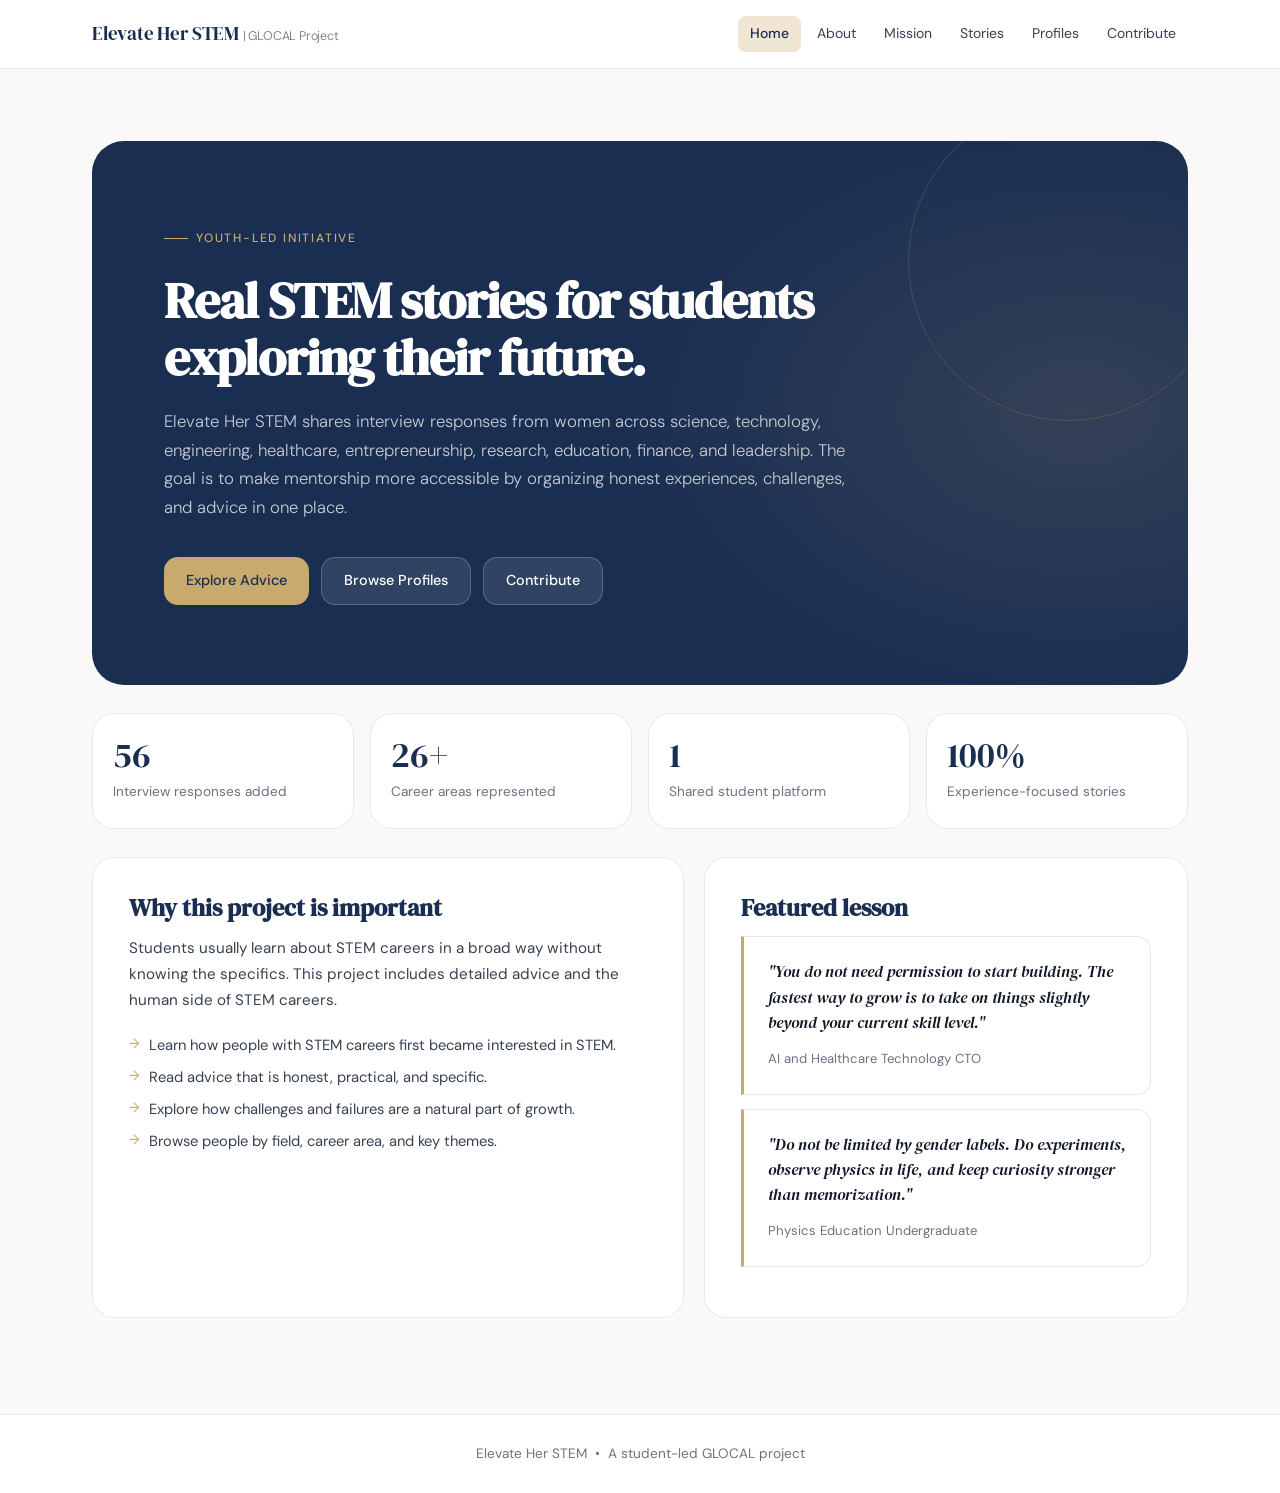
<file: index.html>
<!DOCTYPE html>
<html lang="en">
<head>
  <meta charset="UTF-8" />
  <meta name="viewport" content="width=device-width, initial-scale=1.0" />
  <title>Home | Elevate Her STEM</title>
  <link rel="preconnect" href="https://fonts.googleapis.com">
  <link rel="preconnect" href="https://fonts.gstatic.com" crossorigin>
  <link href="https://fonts.googleapis.com/css2?family=DM+Serif+Display:ital@0;1&family=DM+Sans:ital,opsz,wght@0,9..40,300;0,9..40,400;0,9..40,500;1,9..40,300&display=swap" rel="stylesheet">
  <link rel="stylesheet" href="styles.css" />
</head>
<body>
<header>
  <div class="nav-inner">
    <a class="logo" href="index.html">Elevate Her STEM <em>| GLOCAL Project</em></a>
    <nav>
      <ul>
        <li><a href="index.html" class="active">Home</a></li>
        <li><a href="about.html" class="">About</a></li>
        <li><a href="mission.html" class="">Mission</a></li>
        <li><a href="stories.html" class="">Stories</a></li>
        <li><a href="people.html" class="">Profiles</a></li>
        <li><a href="contribute.html" class="">Contribute</a></li>
      </ul>
    </nav>
  </div>
</header>
<main>

<section class="page">
  <div class="hero">
    <div class="hero-eyebrow">Youth-led initiative</div>
    <h1>Real STEM stories for students exploring their future.</h1>
    <p>Elevate Her STEM shares interview responses from women across science, technology, engineering, healthcare, entrepreneurship, research, education, finance, and leadership. The goal is to make mentorship more accessible by organizing honest experiences, challenges, and advice in one place.</p>
    <div class="hero-actions">
      <a class="btn btn-primary" href="stories.html">Explore Advice</a>
      <a class="btn btn-ghost" href="people.html">Browse Profiles</a>
      <a class="btn btn-ghost" href="contribute.html">Contribute</a>
    </div>
  </div>
  <div class="stats-row">
    <div class="stat-card"><div class="stat-num">56</div><div class="stat-label">Interview responses added</div></div>
    <div class="stat-card"><div class="stat-num">26+</div><div class="stat-label">Career areas represented</div></div>
    <div class="stat-card"><div class="stat-num">1</div><div class="stat-label">Shared student platform</div></div>
    <div class="stat-card"><div class="stat-num">100%</div><div class="stat-label">Experience-focused stories</div></div>
  </div>
  <div class="split-grid">
    <div class="panel">
      <h2>Why this project is important</h2>
      <p>Students usually learn about STEM careers in a broad way without knowing the specifics. This project includes detailed advice and the human side of STEM careers.</p>
      <ul>
        <li>Learn how people with STEM careers first became interested in STEM.</li>
        <li>Read advice that is honest, practical, and specific.</li>
        <li>Explore how challenges and failures are a natural part of growth.</li>
        <li>Browse people by field, career area, and key themes.</li>
      </ul>
    </div>
    <div class="panel">
      <h2>Featured lesson</h2>
      <div class="quote-card"><p>"You do not need permission to start building. The fastest way to grow is to take on things slightly beyond your current skill level."</p><cite>AI and Healthcare Technology CTO</cite></div>
      <div class="quote-card"><p>"Do not be limited by gender labels. Do experiments, observe physics in life, and keep curiosity stronger than memorization."</p><cite>Physics Education Undergraduate</cite></div>
    </div>
  </div>
</section>
</main>
<footer><p>Elevate Her STEM &nbsp;•&nbsp; A student-led GLOCAL project</p></footer>
</body>
</html>
</file>
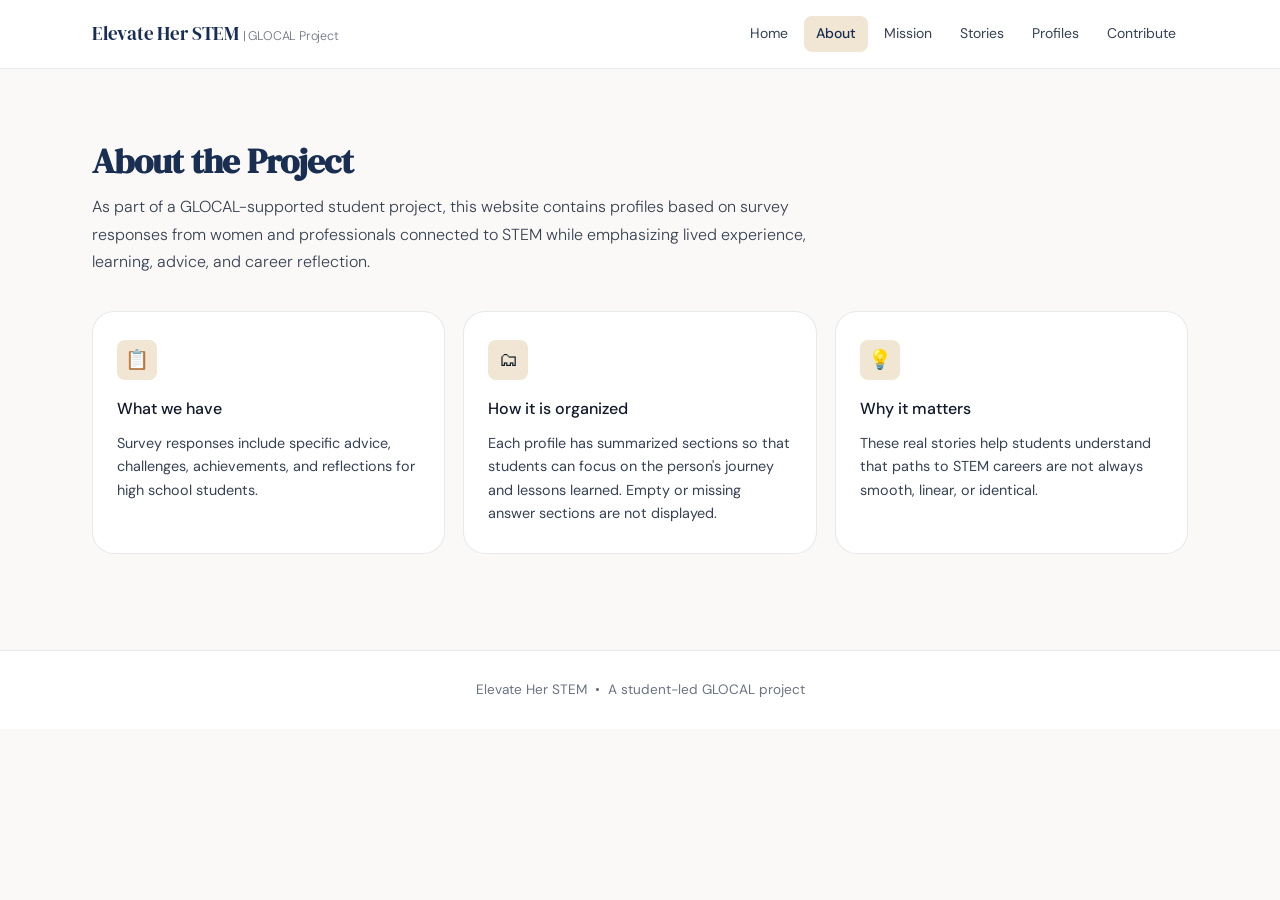
<file: about.html>
<!DOCTYPE html>
<html lang="en">
<head>
  <meta charset="UTF-8" />
  <meta name="viewport" content="width=device-width, initial-scale=1.0" />
  <title>About | Elevate Her STEM</title>
  <link rel="preconnect" href="https://fonts.googleapis.com">
  <link rel="preconnect" href="https://fonts.gstatic.com" crossorigin>
  <link href="https://fonts.googleapis.com/css2?family=DM+Serif+Display:ital@0;1&family=DM+Sans:ital,opsz,wght@0,9..40,300;0,9..40,400;0,9..40,500;1,9..40,300&display=swap" rel="stylesheet">
  <link rel="stylesheet" href="styles.css" />
</head>
<body>
<header>
  <div class="nav-inner">
    <a class="logo" href="index.html">Elevate Her STEM <em>| GLOCAL Project</em></a>
    <nav>
      <ul>
        <li><a href="index.html" class="">Home</a></li>
        <li><a href="about.html" class="active">About</a></li>
        <li><a href="mission.html" class="">Mission</a></li>
        <li><a href="stories.html" class="">Stories</a></li>
        <li><a href="people.html" class="">Profiles</a></li>
        <li><a href="contribute.html" class="">Contribute</a></li>
      </ul>
    </nav>
  </div>
</header>
<main>

<section class="page">
  <div class="section-head">
    <h2>About the Project</h2>
    <p>As part of a GLOCAL-supported student project, this website contains profiles based on survey responses from women and professionals connected to STEM while emphasizing lived experience, learning, advice, and career reflection.</p>
  </div>
  <div class="card-grid">
    <div class="card"><div class="card-icon">📋</div><h3>What we have</h3><p>Survey responses include specific advice, challenges, achievements, and reflections for high school students.</p></div>
    <div class="card"><div class="card-icon">🗂</div><h3>How it is organized</h3><p>Each profile has summarized sections so that students can focus on the person's journey and lessons learned. Empty or missing answer sections are not displayed.</p></div>
    <div class="card"><div class="card-icon">💡</div><h3>Why it matters</h3><p>These real stories help students understand that paths to STEM careers are not always smooth, linear, or identical.</p></div>
  </div>
</section>
</main>
<footer><p>Elevate Her STEM &nbsp;•&nbsp; A student-led GLOCAL project</p></footer>
</body>
</html>
</file>
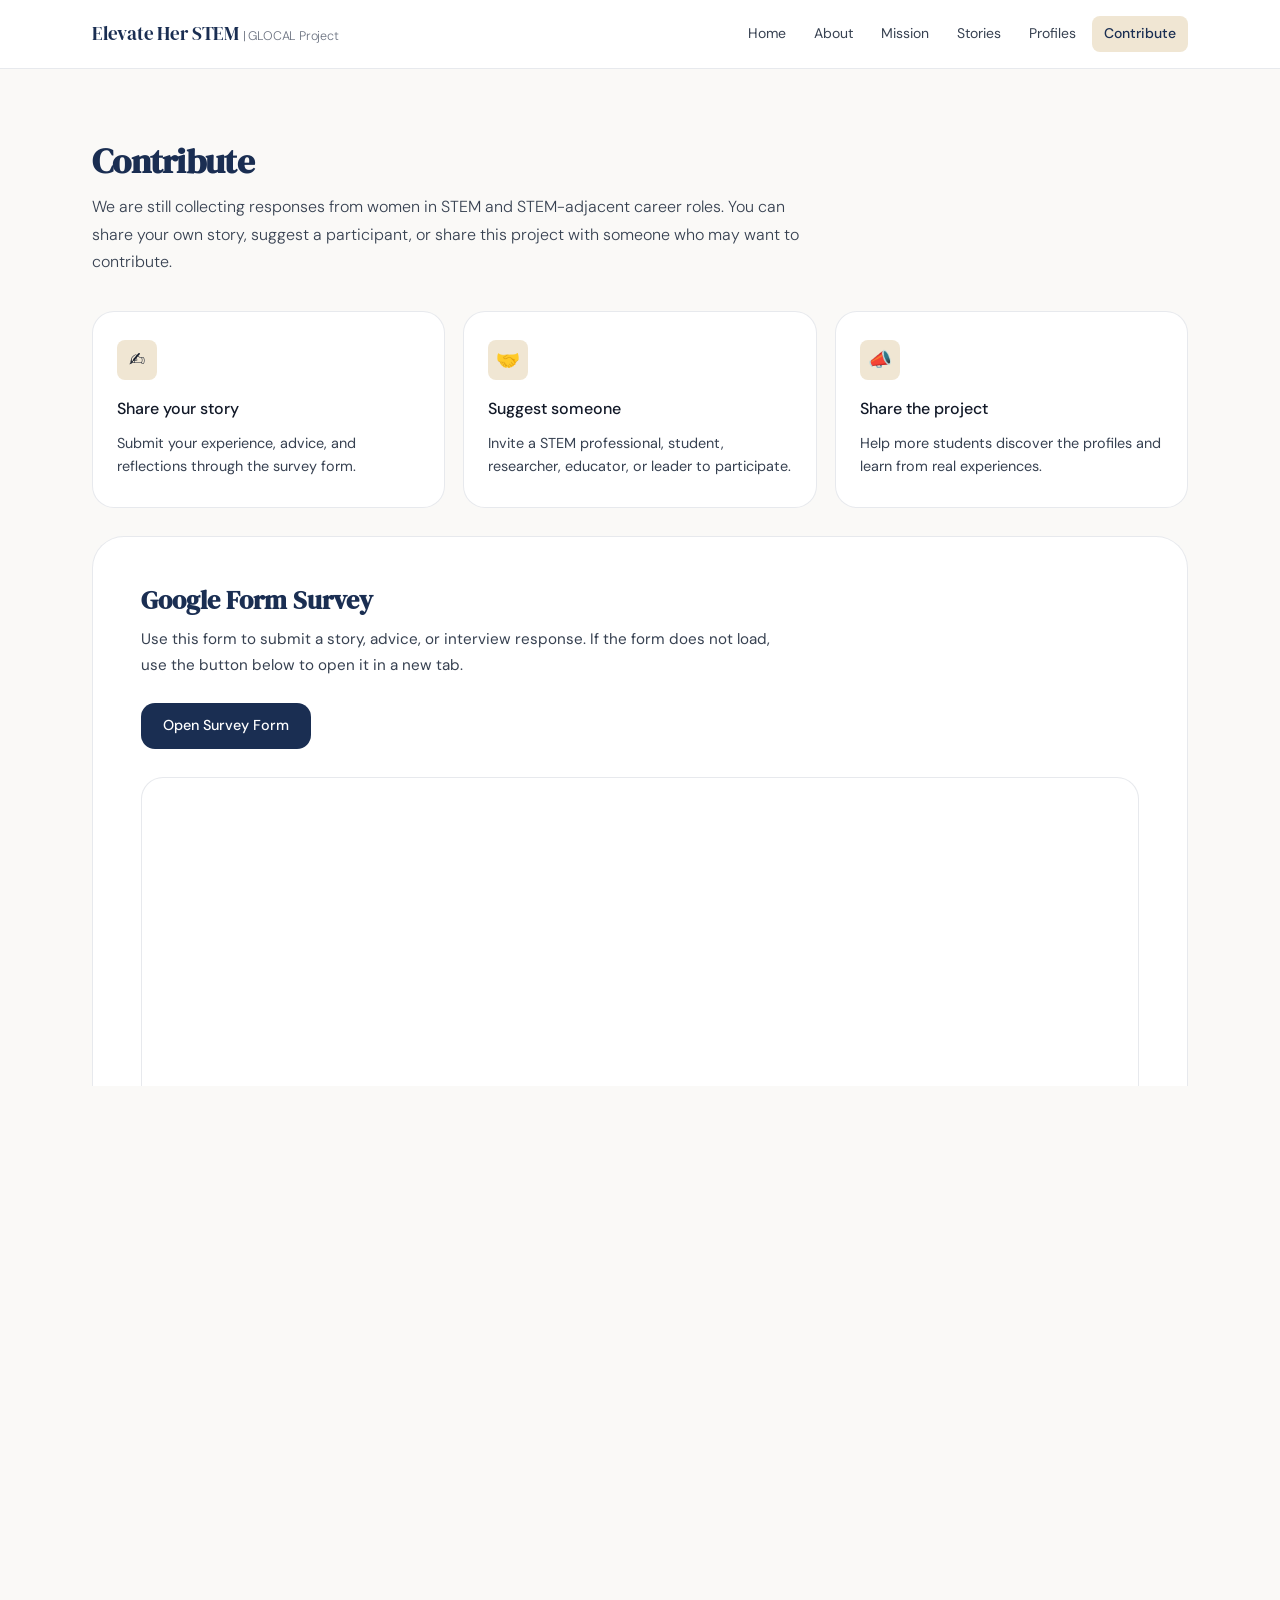
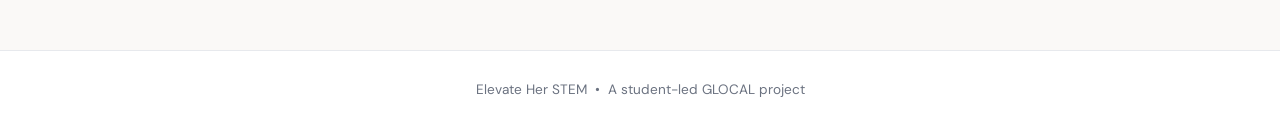
<file: contribute.html>
<!DOCTYPE html>
<html lang="en">
<head>
  <meta charset="UTF-8" />
  <meta name="viewport" content="width=device-width, initial-scale=1.0" />
  <title>Contribute | Elevate Her STEM</title>
  <link rel="preconnect" href="https://fonts.googleapis.com">
  <link rel="preconnect" href="https://fonts.gstatic.com" crossorigin>
  <link href="https://fonts.googleapis.com/css2?family=DM+Serif+Display:ital@0;1&family=DM+Sans:ital,opsz,wght@0,9..40,300;0,9..40,400;0,9..40,500;1,9..40,300&display=swap" rel="stylesheet">
  <link rel="stylesheet" href="styles.css" />
</head>
<body>
<header>
  <div class="nav-inner">
    <a class="logo" href="index.html">Elevate Her STEM <em>| GLOCAL Project</em></a>
    <nav>
      <ul>
        <li><a href="index.html" class="">Home</a></li>
        <li><a href="about.html" class="">About</a></li>
        <li><a href="mission.html" class="">Mission</a></li>
        <li><a href="stories.html" class="">Stories</a></li>
        <li><a href="people.html" class="">Profiles</a></li>
        <li><a href="contribute.html" class="active">Contribute</a></li>
      </ul>
    </nav>
  </div>
</header>
<main>

<section class="page">
  <div class="section-head">
    <h2>Contribute</h2>
    <p>We are still collecting responses from women in STEM and STEM-adjacent career roles. You can share your own story, suggest a participant, or share this project with someone who may want to contribute.</p>
  </div>
  <div class="card-grid" style="margin-bottom: 28px;">
    <div class="card"><div class="card-icon">✍️</div><h3>Share your story</h3><p>Submit your experience, advice, and reflections through the survey form.</p></div>
    <div class="card"><div class="card-icon">🤝</div><h3>Suggest someone</h3><p>Invite a STEM professional, student, researcher, educator, or leader to participate.</p></div>
    <div class="card"><div class="card-icon">📣</div><h3>Share the project</h3><p>Help more students discover the profiles and learn from real experiences.</p></div>
  </div>
  <div class="share-box">
    <h3>Google Form Survey</h3>
    <p>Use this form to submit a story, advice, or interview response. If the form does not load, use the button below to open it in a new tab.</p>
    <a href="https://forms.gle/W7JPLB18XLG9Xqd69" target="_blank" class="btn btn-navy">Open Survey Form</a>
    <iframe class="form-embed" src="https://forms.gle/W7JPLB18XLG9Xqd69" title="Elevate Her STEM Google Form Survey">Loading…</iframe>
  </div>
</section>
</main>
<footer><p>Elevate Her STEM &nbsp;•&nbsp; A student-led GLOCAL project</p></footer>
</body>
</html>
</file>
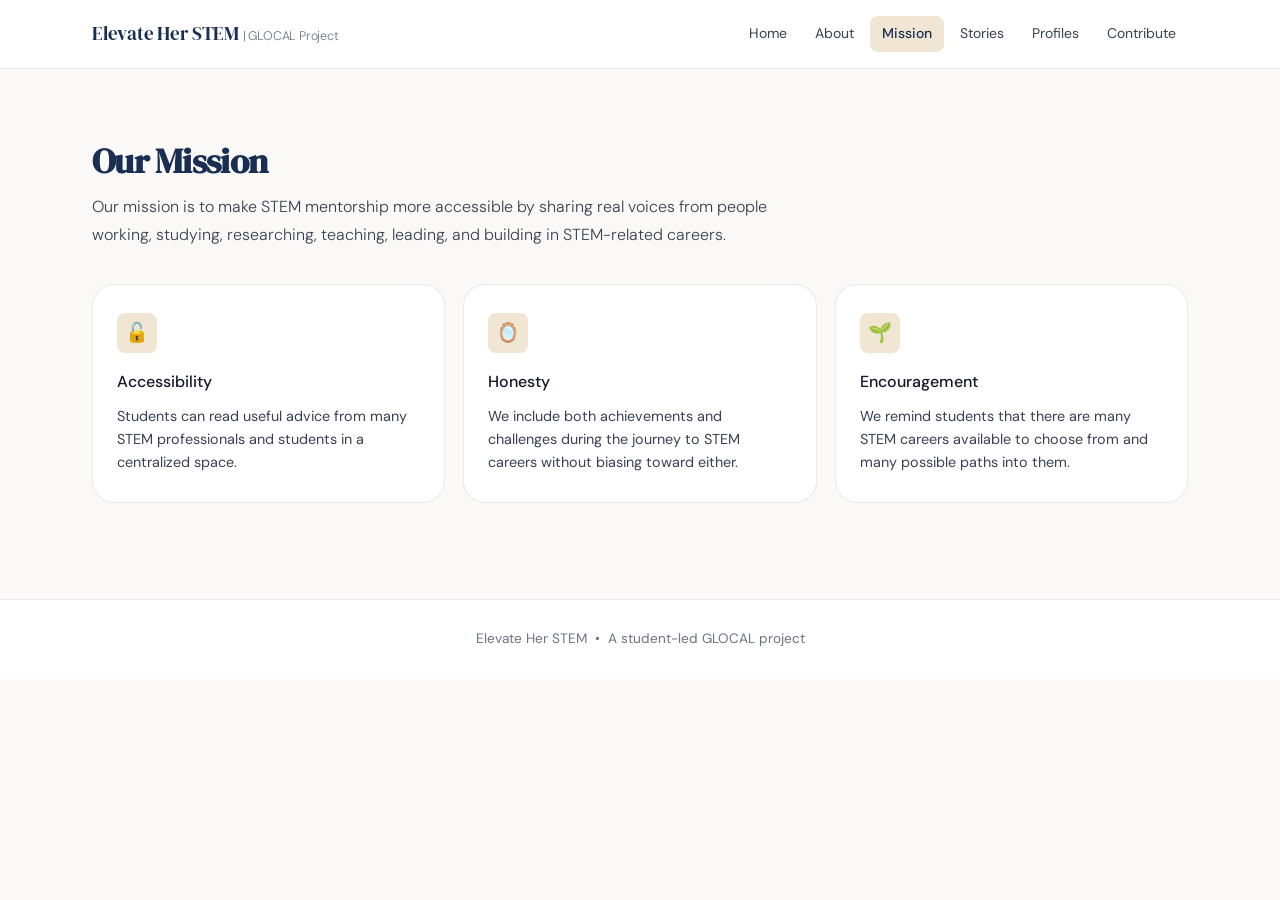
<file: mission.html>
<!DOCTYPE html>
<html lang="en">
<head>
  <meta charset="UTF-8" />
  <meta name="viewport" content="width=device-width, initial-scale=1.0" />
  <title>Mission | Elevate Her STEM</title>
  <link rel="preconnect" href="https://fonts.googleapis.com">
  <link rel="preconnect" href="https://fonts.gstatic.com" crossorigin>
  <link href="https://fonts.googleapis.com/css2?family=DM+Serif+Display:ital@0;1&family=DM+Sans:ital,opsz,wght@0,9..40,300;0,9..40,400;0,9..40,500;1,9..40,300&display=swap" rel="stylesheet">
  <link rel="stylesheet" href="styles.css" />
</head>
<body>
<header>
  <div class="nav-inner">
    <a class="logo" href="index.html">Elevate Her STEM <em>| GLOCAL Project</em></a>
    <nav>
      <ul>
        <li><a href="index.html" class="">Home</a></li>
        <li><a href="about.html" class="">About</a></li>
        <li><a href="mission.html" class="active">Mission</a></li>
        <li><a href="stories.html" class="">Stories</a></li>
        <li><a href="people.html" class="">Profiles</a></li>
        <li><a href="contribute.html" class="">Contribute</a></li>
      </ul>
    </nav>
  </div>
</header>
<main>

<section class="page">
  <div class="section-head">
    <h2>Our Mission</h2>
    <p>Our mission is to make STEM mentorship more accessible by sharing real voices from people working, studying, researching, teaching, leading, and building in STEM-related careers.</p>
  </div>
  <div class="card-grid">
    <div class="card"><div class="card-icon">🔓</div><h3>Accessibility</h3><p>Students can read useful advice from many STEM professionals and students in a centralized space.</p></div>
    <div class="card"><div class="card-icon">🪞</div><h3>Honesty</h3><p>We include both achievements and challenges during the journey to STEM careers without biasing toward either.</p></div>
    <div class="card"><div class="card-icon">🌱</div><h3>Encouragement</h3><p>We remind students that there are many STEM careers available to choose from and many possible paths into them.</p></div>
  </div>
</section>
</main>
<footer><p>Elevate Her STEM &nbsp;•&nbsp; A student-led GLOCAL project</p></footer>
</body>
</html>
</file>
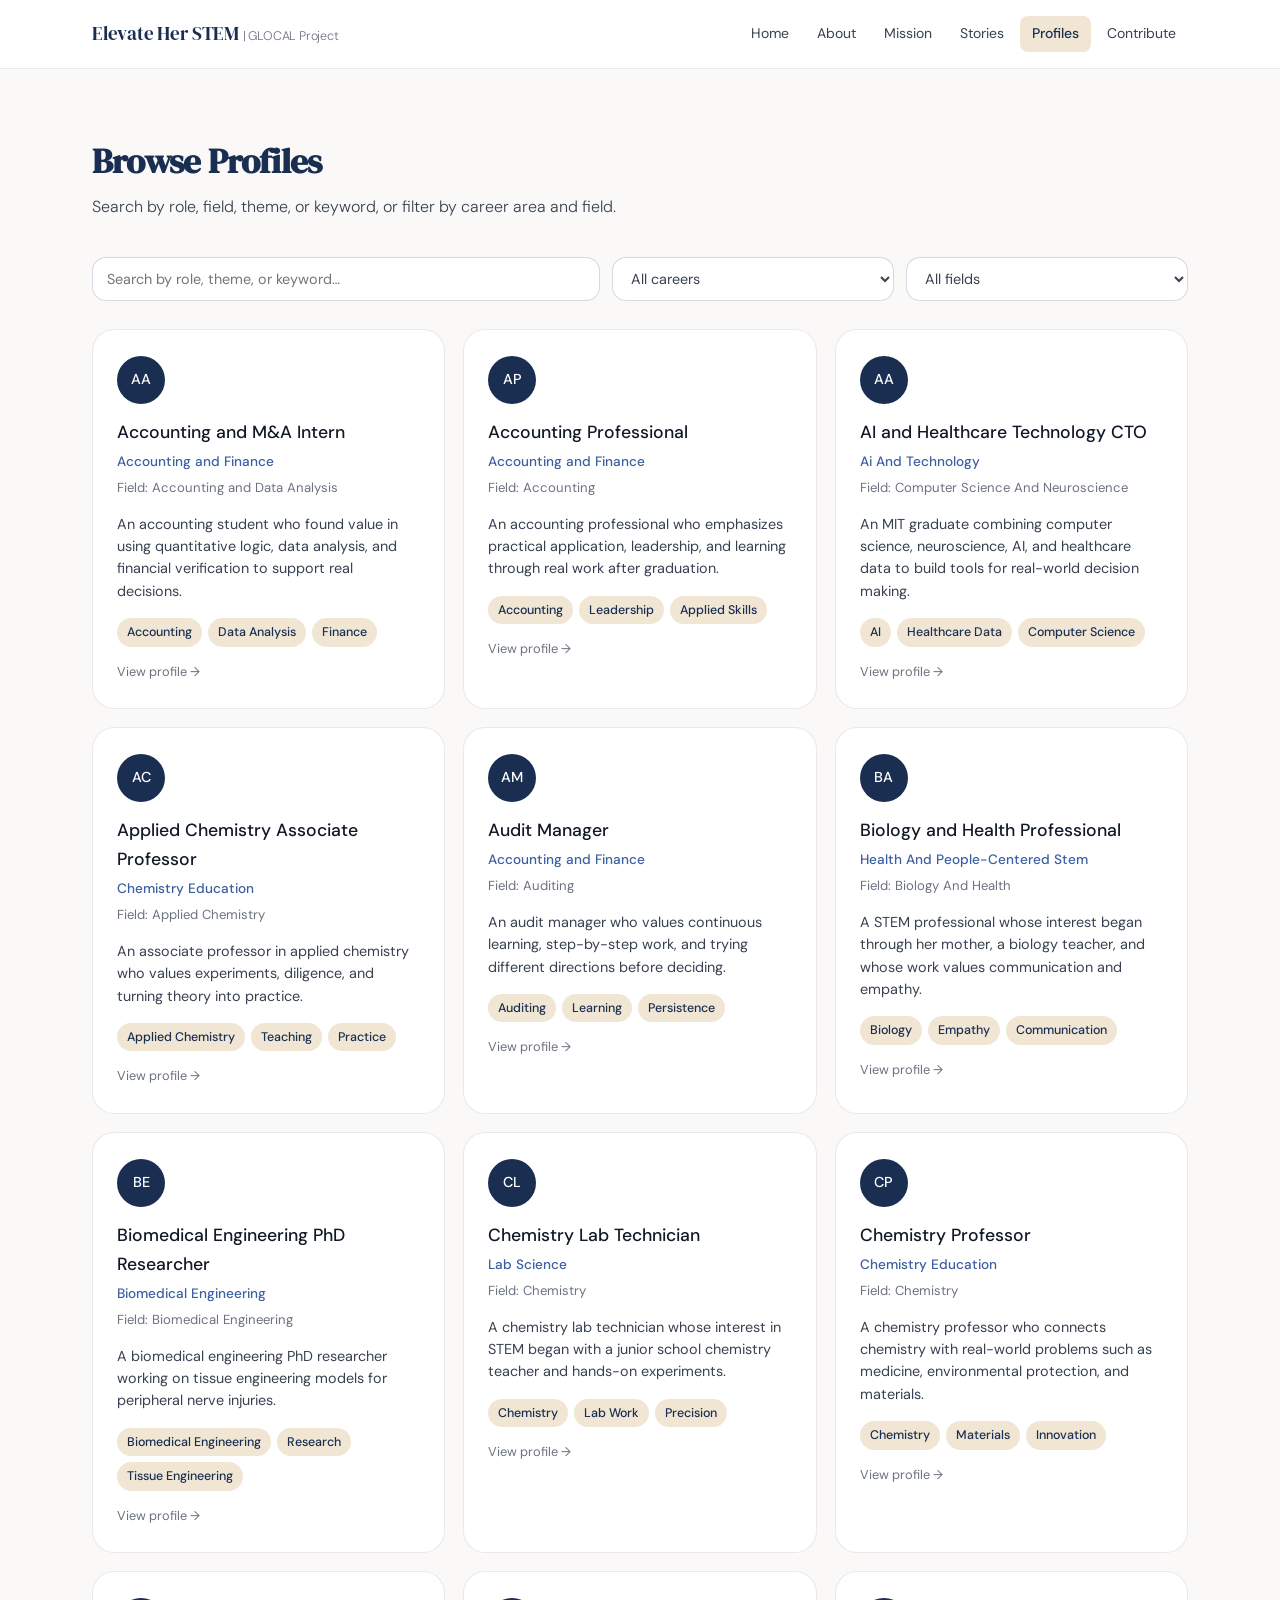
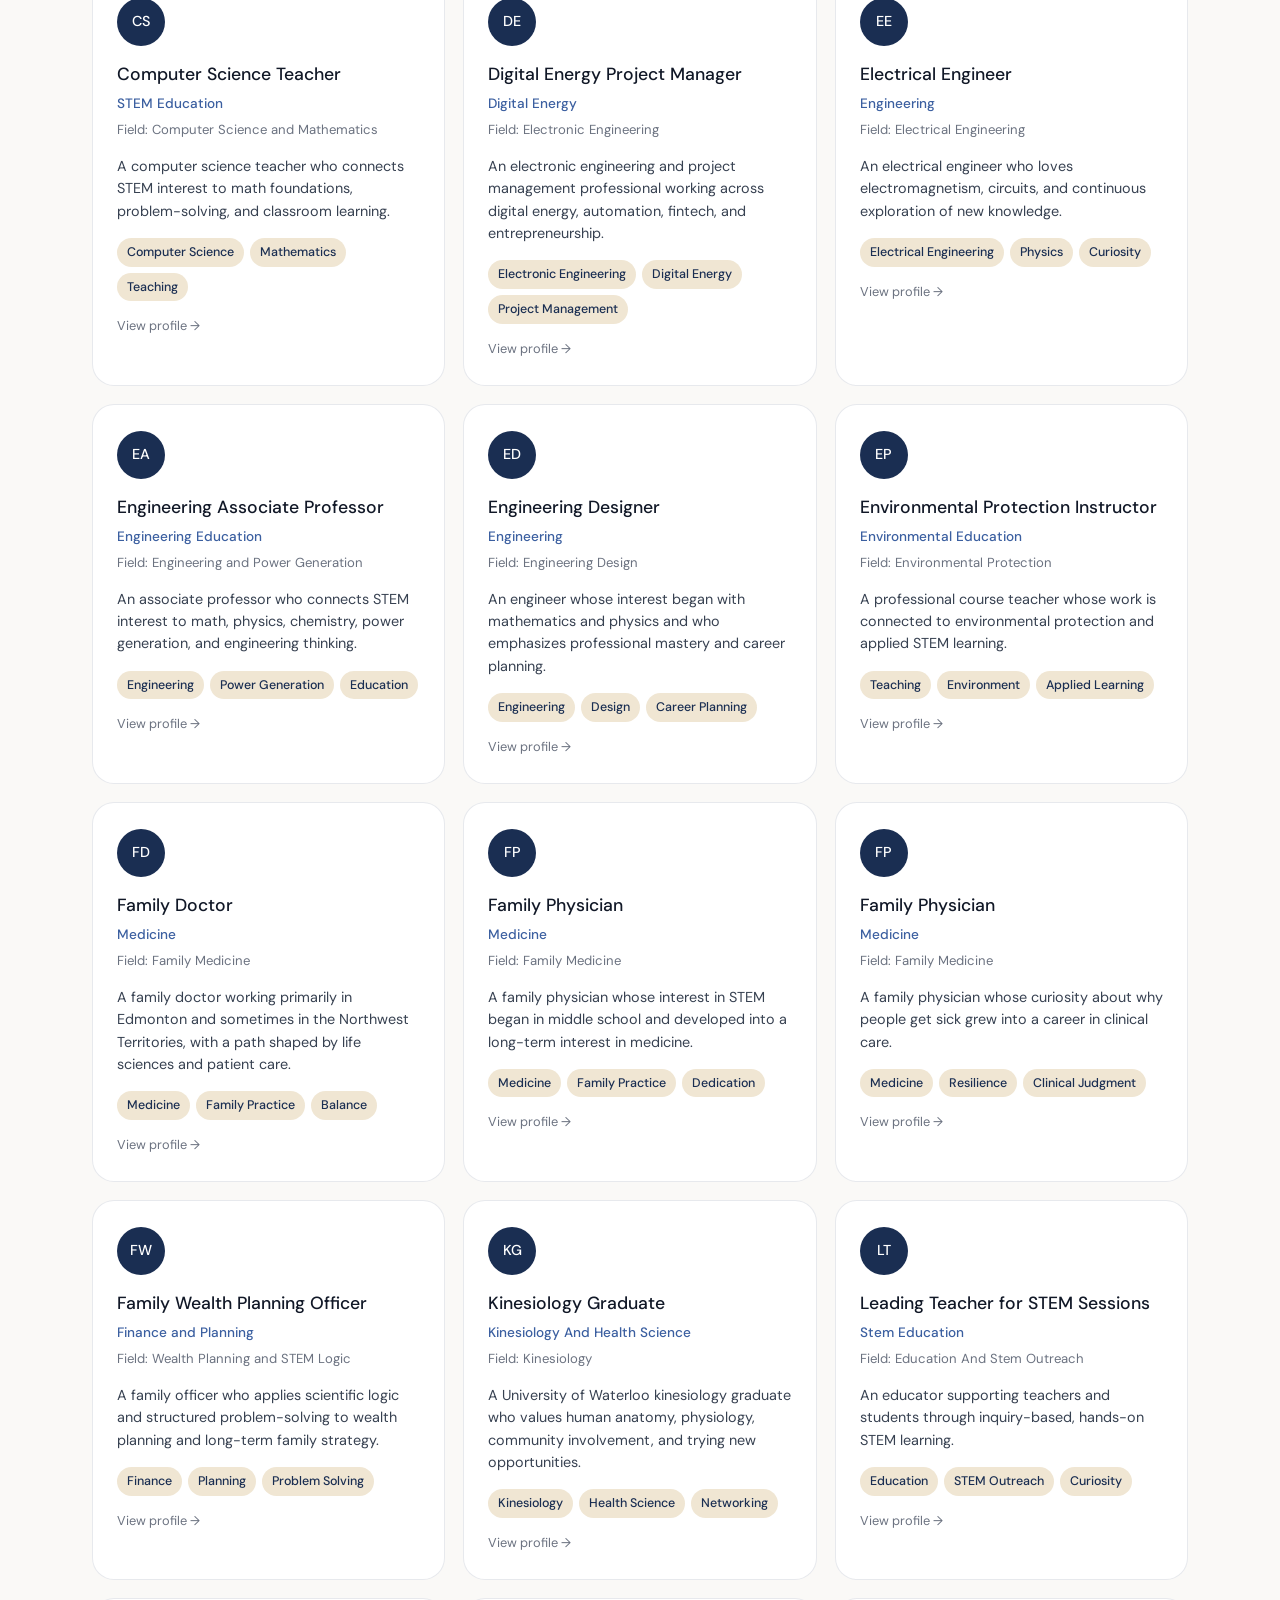
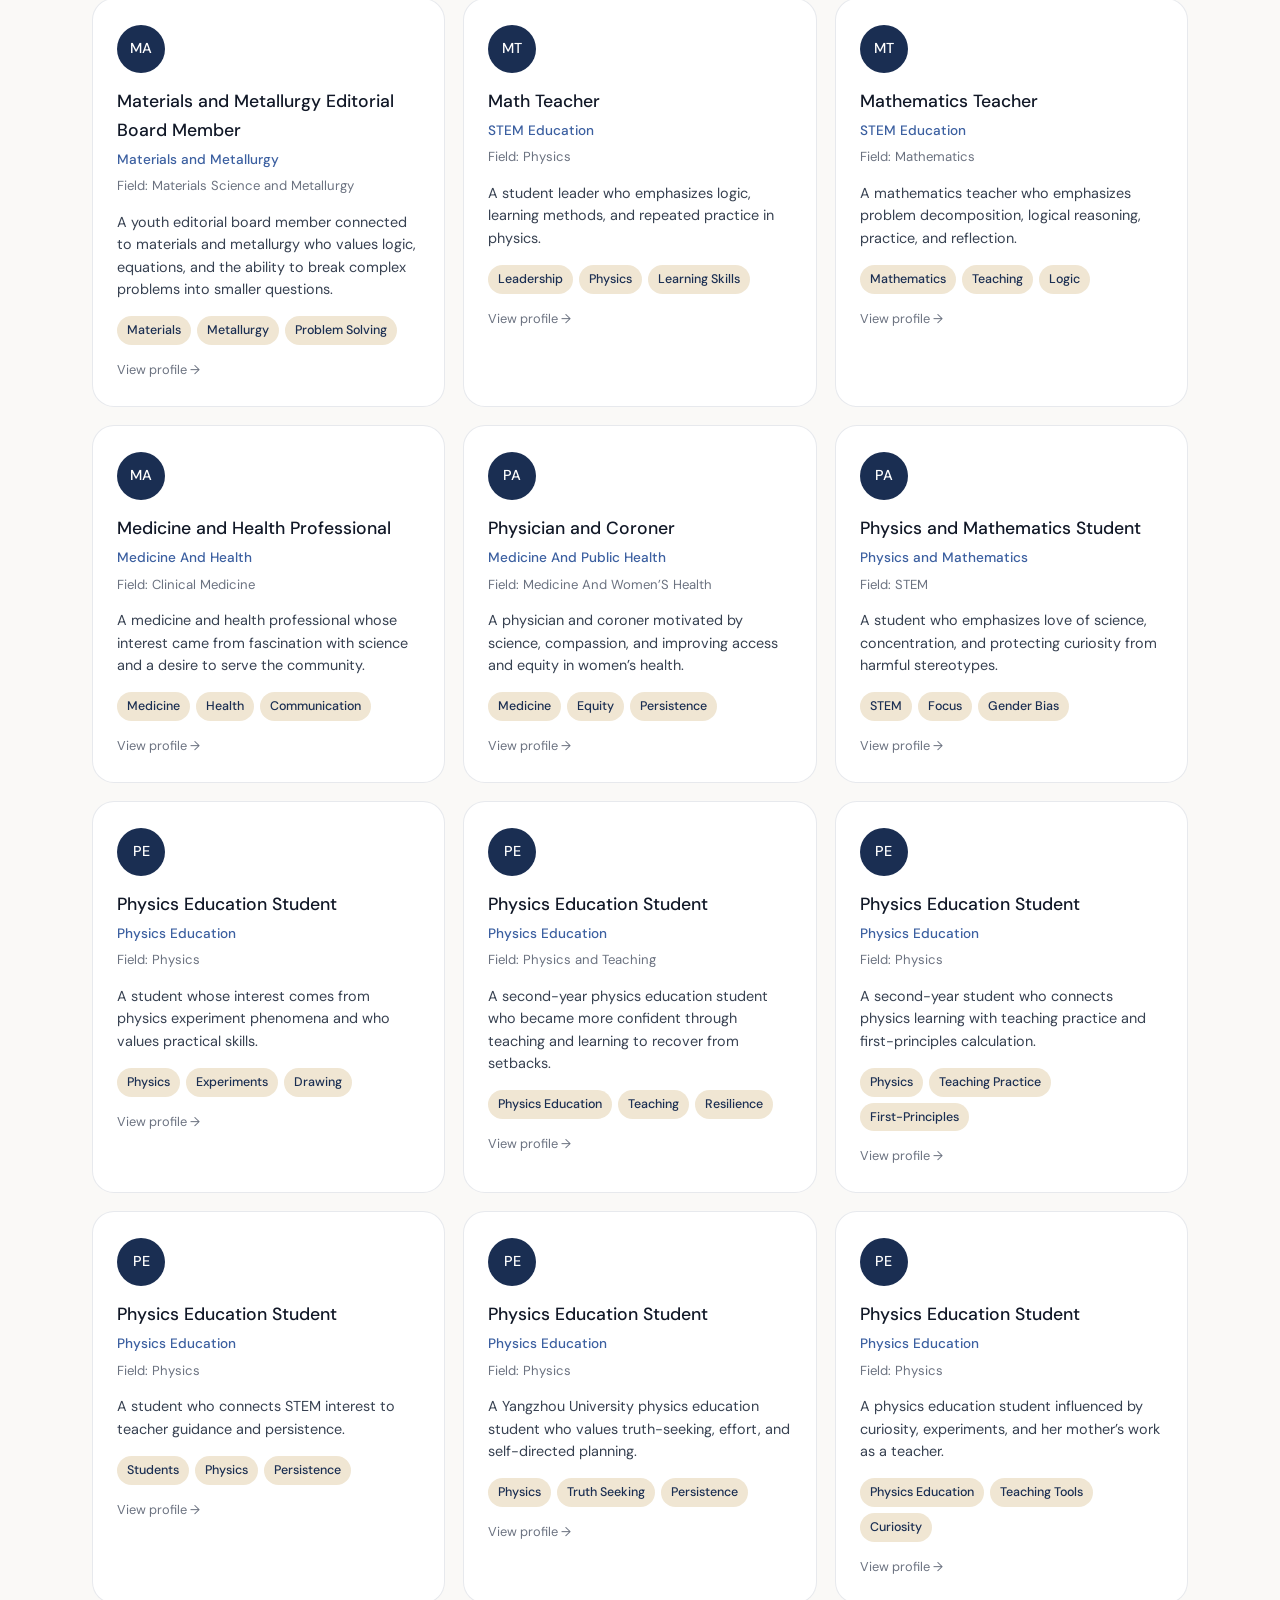
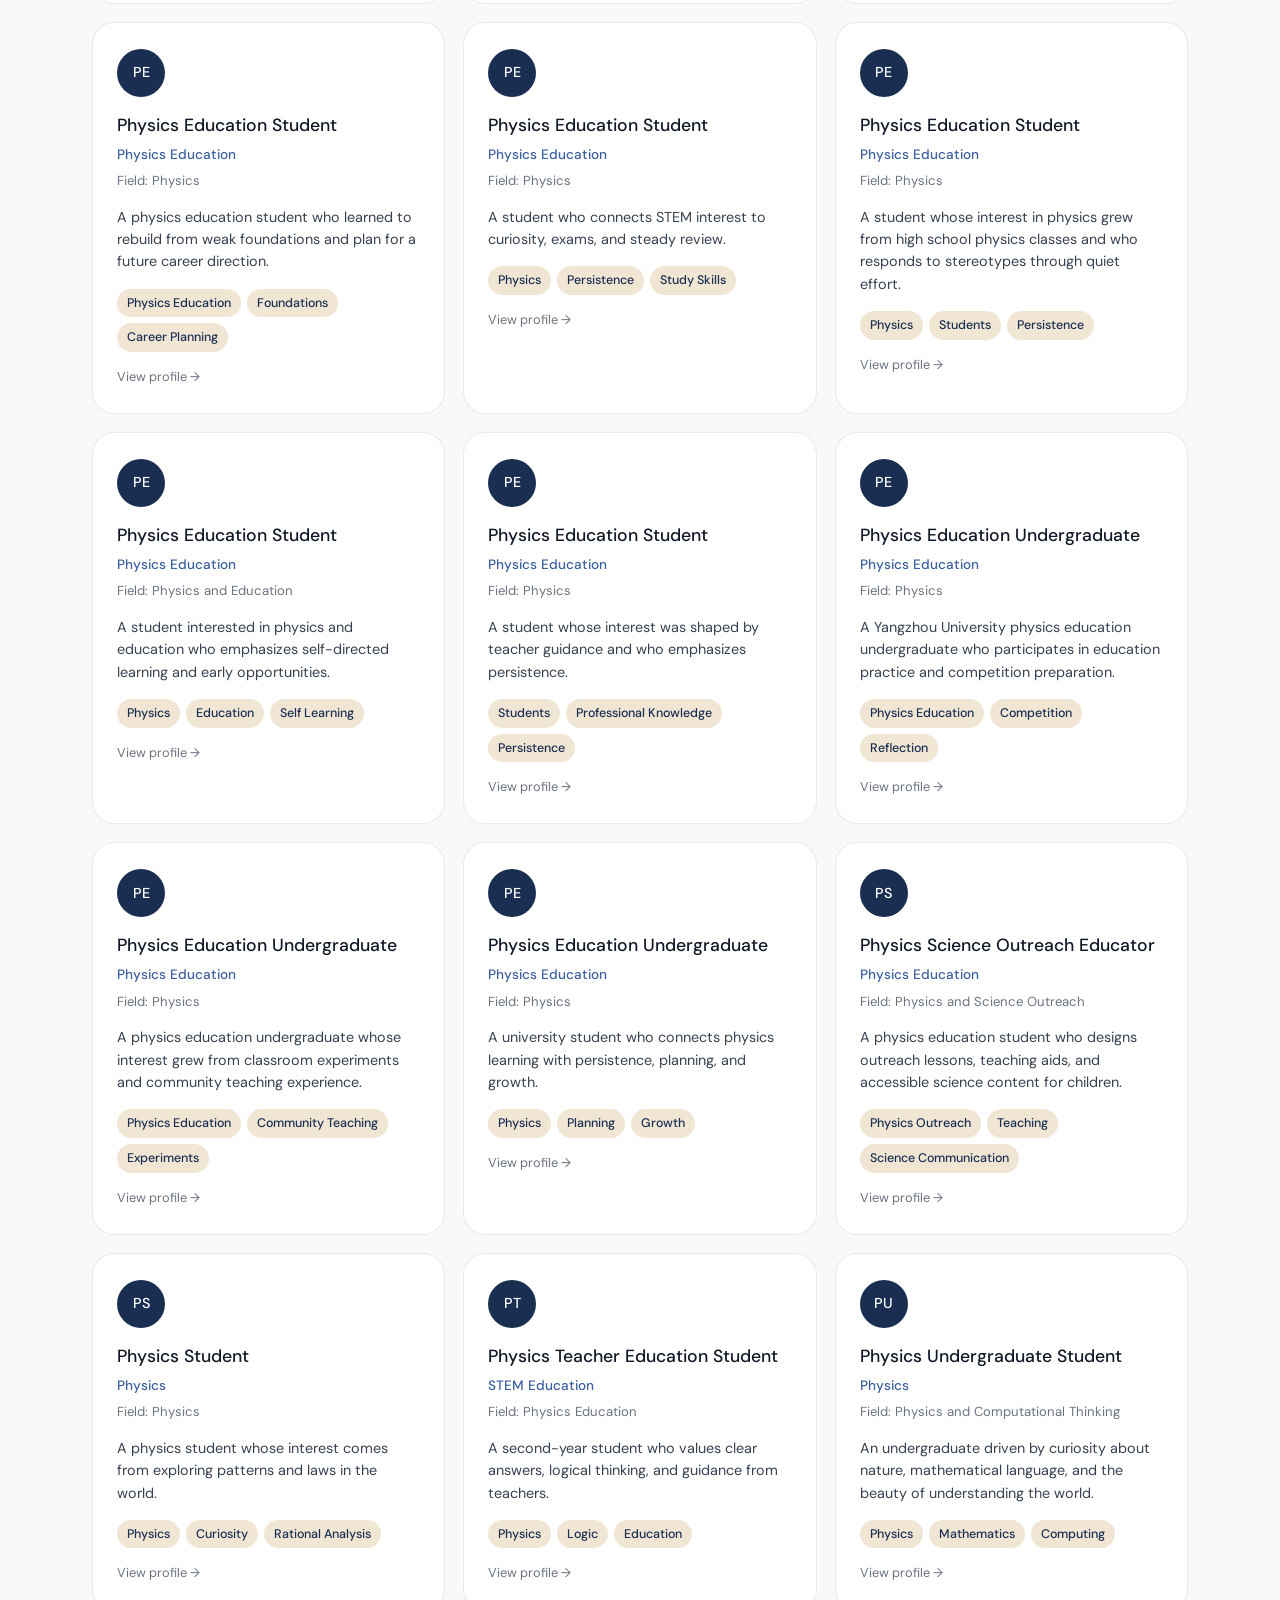
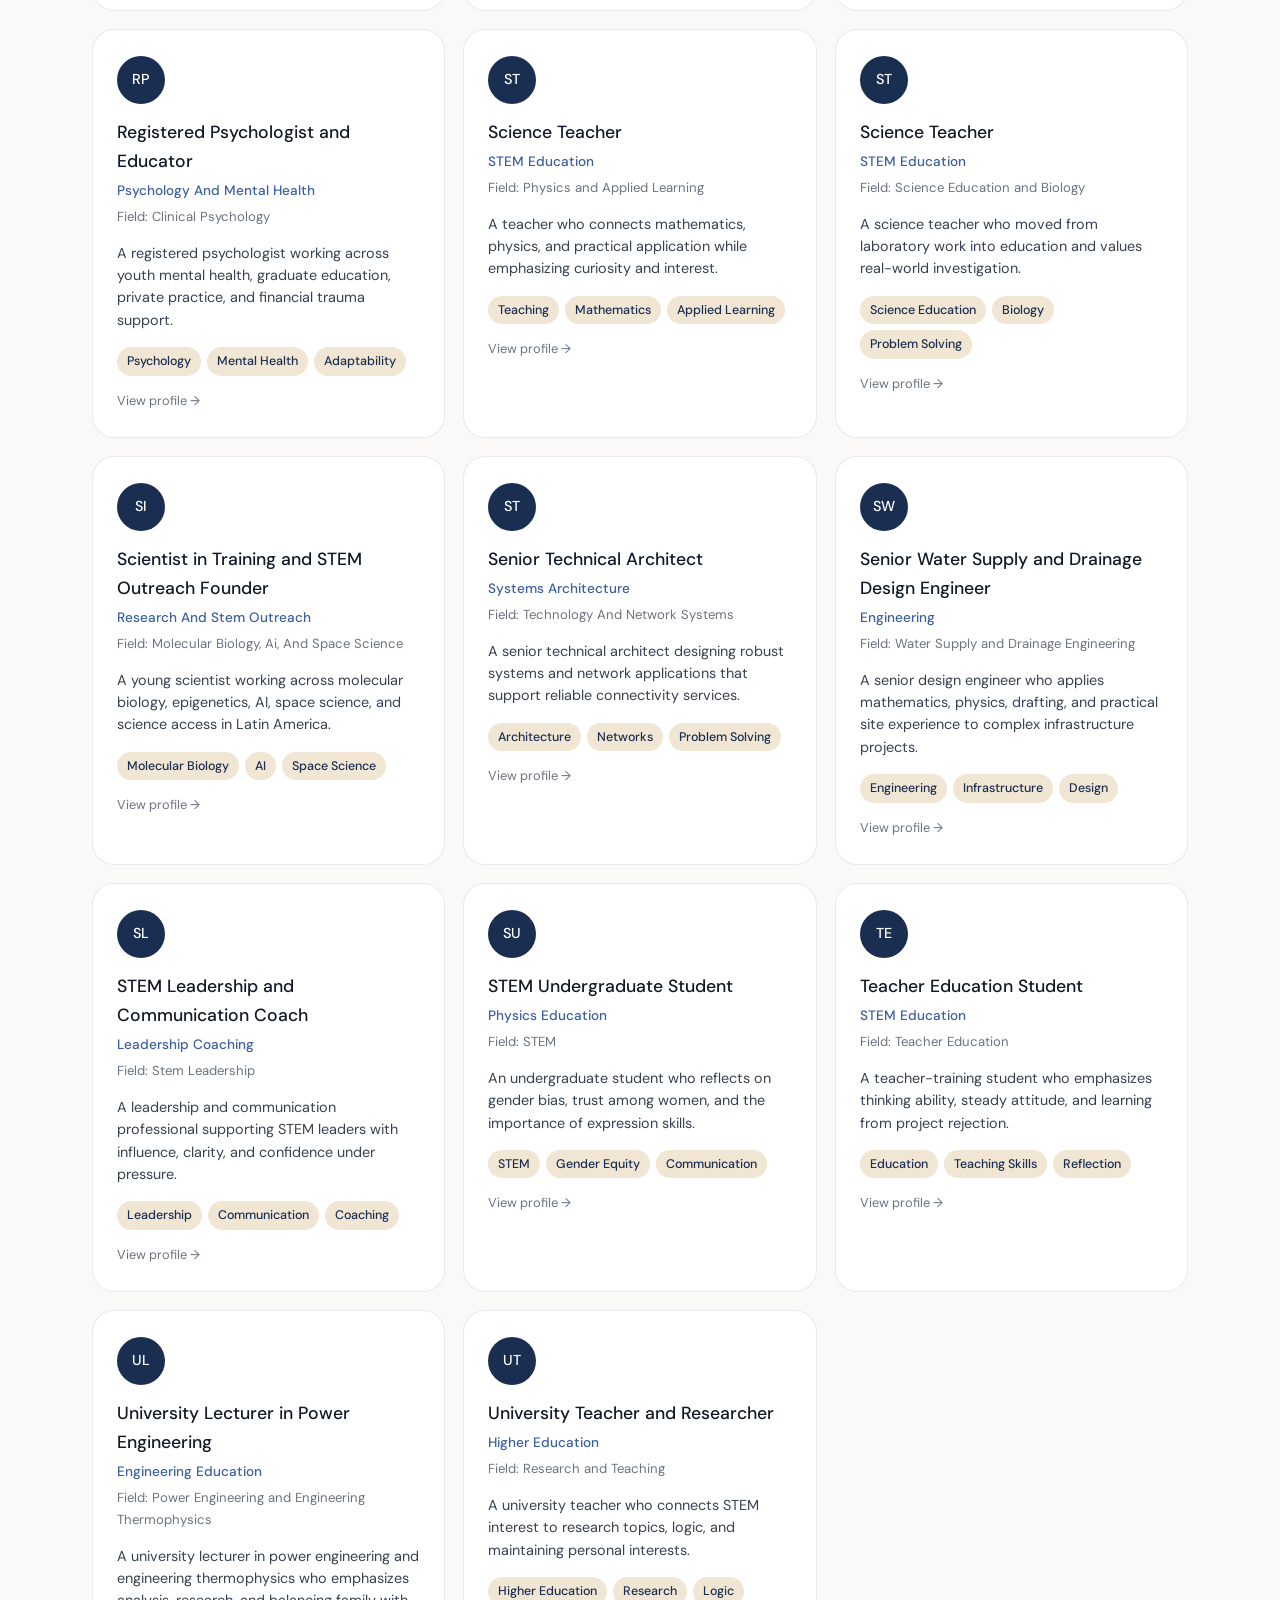
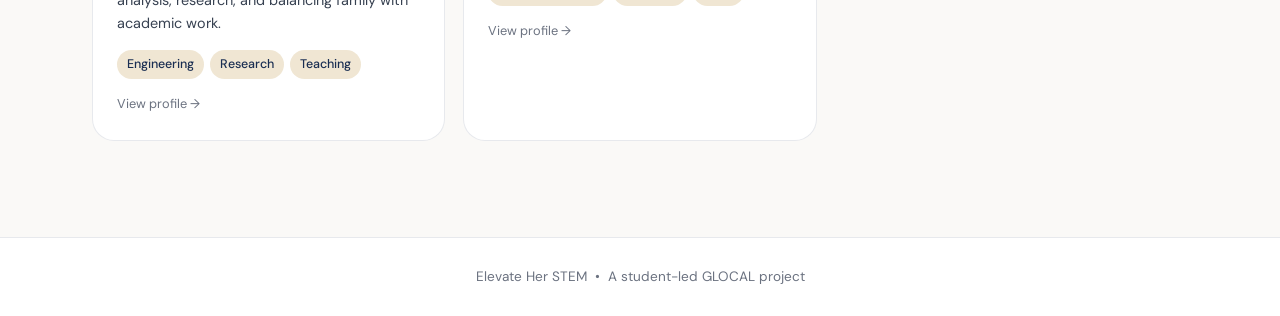
<file: people.html>
<!DOCTYPE html>
<html lang="en">
<head>
  <meta charset="UTF-8" />
  <meta name="viewport" content="width=device-width, initial-scale=1.0" />
  <title>People | Elevate Her STEM</title>
  <link rel="preconnect" href="https://fonts.googleapis.com">
  <link rel="preconnect" href="https://fonts.gstatic.com" crossorigin>
  <link href="https://fonts.googleapis.com/css2?family=DM+Serif+Display:ital@0;1&family=DM+Sans:ital,opsz,wght@0,9..40,300;0,9..40,400;0,9..40,500;1,9..40,300&display=swap" rel="stylesheet">
  <link rel="stylesheet" href="styles.css" />
</head>
<body>
<header>
  <div class="nav-inner">
    <a class="logo" href="index.html">Elevate Her STEM <em>| GLOCAL Project</em></a>
    <nav>
      <ul>
        <li><a href="index.html" class="">Home</a></li>
        <li><a href="about.html" class="">About</a></li>
        <li><a href="mission.html" class="">Mission</a></li>
        <li><a href="stories.html" class="">Stories</a></li>
        <li><a href="people.html" class="active">Profiles</a></li>
        <li><a href="contribute.html" class="">Contribute</a></li>
      </ul>
    </nav>
  </div>
</header>
<main>

<section class="page">
  <div class="section-head">
    <h2>Browse Profiles</h2>
    <p>Search by role, field, theme, or keyword, or filter by career area and field.</p>
  </div>
  <div class="filter-row">
    <input type="text" id="searchInput" placeholder="Search by role, theme, or keyword…">
    <select id="careerFilter"><option value="all">All careers</option></select>
    <select id="fieldFilter"><option value="all">All fields</option></select>
  </div>
  <div class="people-grid" id="peopleGrid"></div>
  <p class="empty-msg" id="emptyMessage">No results found for that search or filter.</p>
</section>
</main>

<script src="data.js"></script>
<script>
function escapeHTML(value) {
  return String(value || '').replace(/[&<>'"]/g, char => ({'&':'&amp;','<':'&lt;','>':'&gt;',"'":'&#039;','"':'&quot;'}[char]));
}
function initials(name) {
  const clean = String(name || '').replace(/\([^)]*\)/g, '').replace(/^(Dr\.?|Professor|Prof\.?|Ms\.?|Mrs\.?|Mr\.?)\s+/i, '').trim();
  const parts = clean.split(/\s+/).filter(Boolean);
  return (parts.map(w => w[0]).join('').slice(0,2) || '?').toUpperCase();
}
function makeTag(tag) { return `<span class="tag">${escapeHTML(tag)}</span>`; }
function populateFilters() {
  const careerSelect = document.getElementById('careerFilter');
  const fieldSelect = document.getElementById('fieldFilter');
  const careers = [...new Set(profiles.map(p => p.career).filter(Boolean))].sort();
  const fields = [...new Set(profiles.map(p => p.field).filter(Boolean))].sort();
  careerSelect.innerHTML = '<option value="all">All careers</option>' + careers.map(c => `<option value="${escapeHTML(c.toLowerCase())}">${escapeHTML(c)}</option>`).join('');
  fieldSelect.innerHTML = '<option value="all">All fields</option>' + fields.map(f => `<option value="${escapeHTML(f.toLowerCase())}">${escapeHTML(f)}</option>`).join('');
}
function renderPeople() {
  document.getElementById('peopleGrid').innerHTML = profiles.map(p => {
    const keywords = [p.role, p.career, p.field, p.summary, p.takeaway, ...(p.tags || [])].join(' ').toLowerCase();
    return `<a class="person-card" href="profile.html?id=${encodeURIComponent(p.id)}" data-name="${escapeHTML(p.name.toLowerCase())}" data-career="${escapeHTML((p.career || '').toLowerCase())}" data-field="${escapeHTML((p.field || '').toLowerCase())}" data-keywords="${escapeHTML(keywords)}">
      <div class="person-initials">${escapeHTML(initials(p.name))}</div>
      <div class="person-name">${escapeHTML(p.name)}</div>
      <div class="person-role">${escapeHTML(p.role || '')}</div>
      <div class="person-field">Field: ${escapeHTML(p.field || '')}</div>
      <div class="person-summary">${escapeHTML(p.summary || '')}</div>
      <div class="tags">${(p.tags || []).map(makeTag).join('')}</div>
      <div class="person-arrow">View profile →</div>
    </a>`;
  }).join('');
}
function filterPeople() {
  const search = document.getElementById('searchInput').value.toLowerCase().trim();
  const career = document.getElementById('careerFilter').value.toLowerCase();
  const field = document.getElementById('fieldFilter').value.toLowerCase();
  let count = 0;
  document.querySelectorAll('.person-card').forEach(card => {
    const ok = (card.dataset.name.includes(search) || card.dataset.keywords.includes(search)) &&
               (career === 'all' || card.dataset.career === career) &&
               (field === 'all' || card.dataset.field === field);
    card.style.display = ok ? 'block' : 'none';
    if (ok) count++;
  });
  document.getElementById('emptyMessage').style.display = count === 0 ? 'block' : 'none';
}
populateFilters();
renderPeople();
document.getElementById('searchInput').addEventListener('input', filterPeople);
document.getElementById('careerFilter').addEventListener('change', filterPeople);
document.getElementById('fieldFilter').addEventListener('change', filterPeople);
</script>

<footer><p>Elevate Her STEM &nbsp;•&nbsp; A student-led GLOCAL project</p></footer>
</body>
</html>
</file>
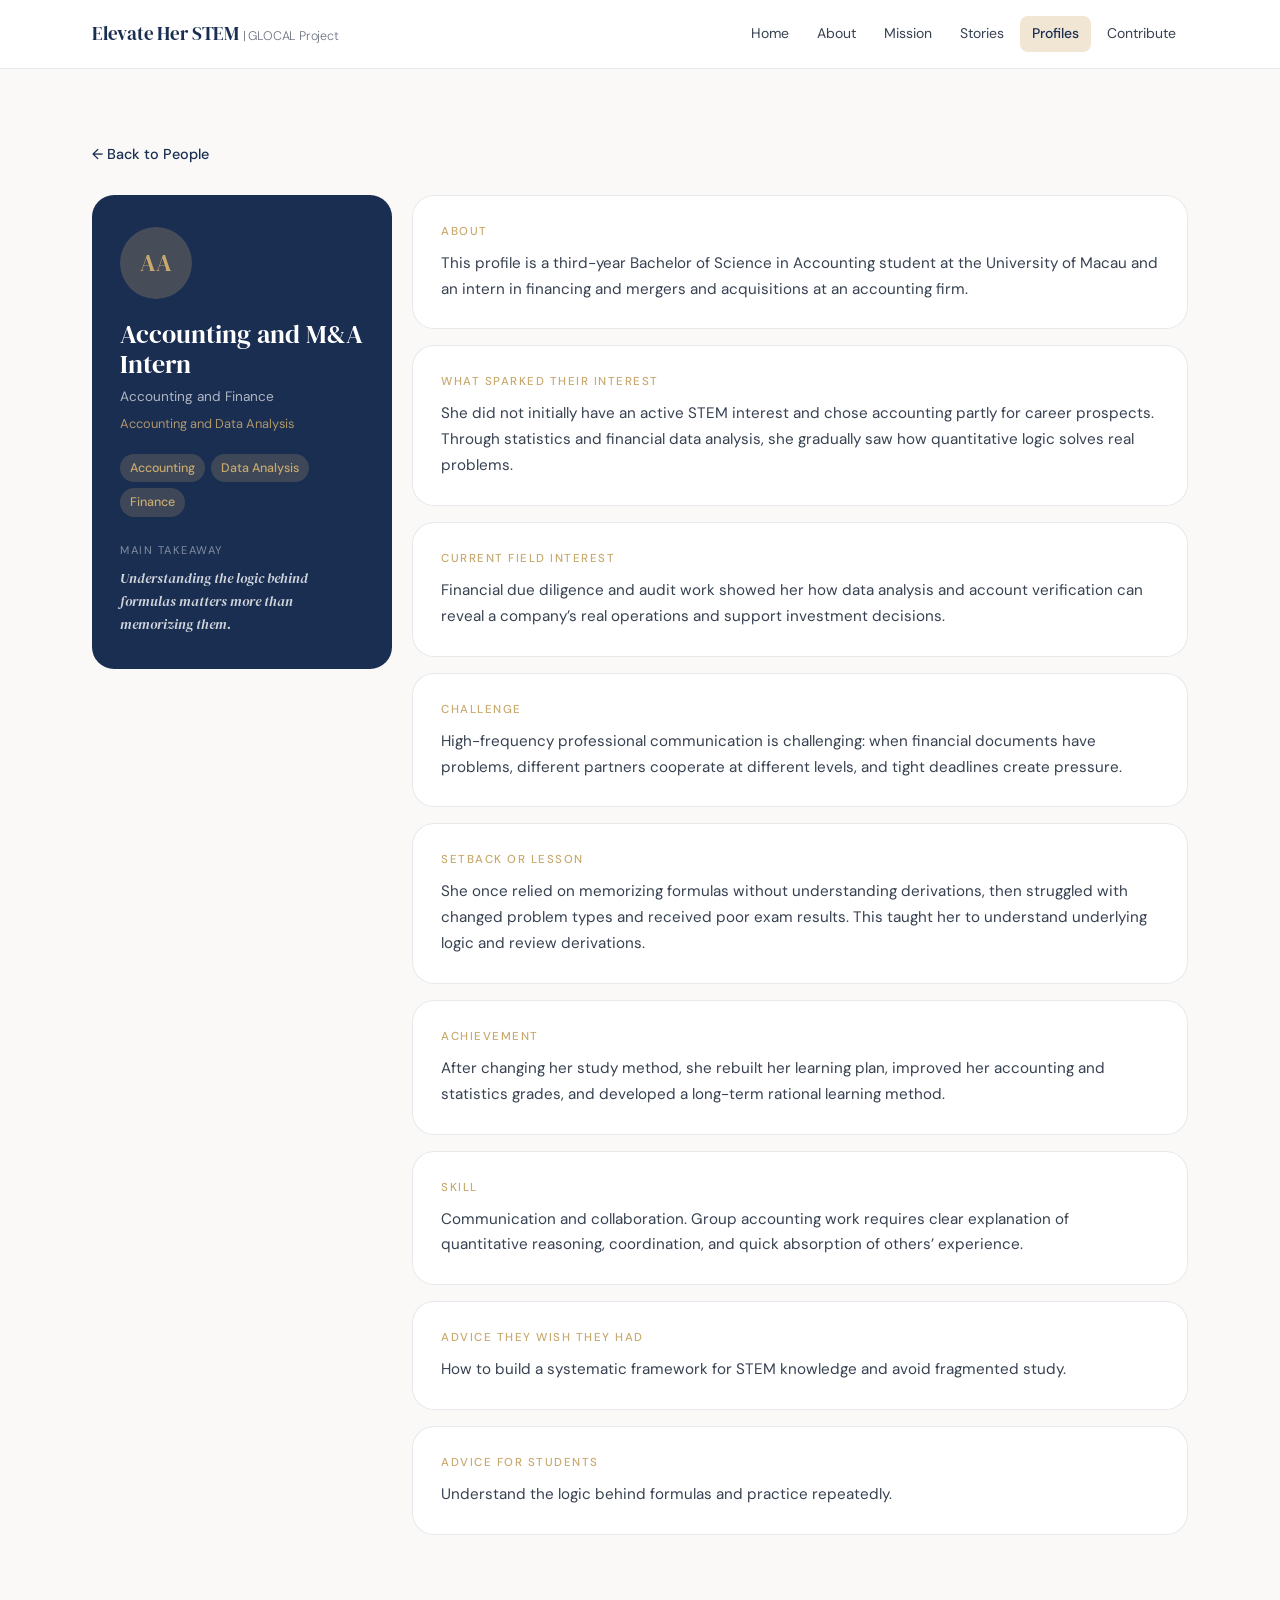
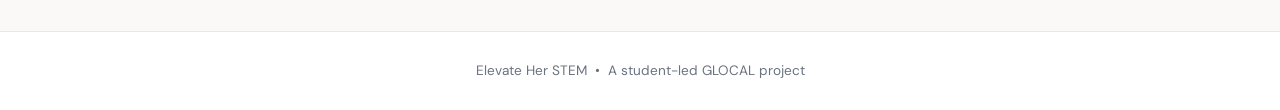
<file: profile.html>
<!DOCTYPE html>
<html lang="en">
<head>
  <meta charset="UTF-8" />
  <meta name="viewport" content="width=device-width, initial-scale=1.0" />
  <title>Profile | Elevate Her STEM</title>
  <link rel="preconnect" href="https://fonts.googleapis.com">
  <link rel="preconnect" href="https://fonts.gstatic.com" crossorigin>
  <link href="https://fonts.googleapis.com/css2?family=DM+Serif+Display:ital@0;1&family=DM+Sans:ital,opsz,wght@0,9..40,300;0,9..40,400;0,9..40,500;1,9..40,300&display=swap" rel="stylesheet">
  <link rel="stylesheet" href="styles.css" />
</head>
<body>
<header>
  <div class="nav-inner">
    <a class="logo" href="index.html">Elevate Her STEM <em>| GLOCAL Project</em></a>
    <nav>
      <ul>
        <li><a href="index.html" class="">Home</a></li>
        <li><a href="about.html" class="">About</a></li>
        <li><a href="mission.html" class="">Mission</a></li>
        <li><a href="stories.html" class="">Stories</a></li>
        <li><a href="people.html" class="active">Profiles</a></li>
        <li><a href="contribute.html" class="">Contribute</a></li>
      </ul>
    </nav>
  </div>
</header>
<main>

<section class="page">
  <a href="people.html" class="back-link">← Back to People</a>
  <div class="profile-layout">
    <div class="profile-aside">
      <div class="profile-initials-lg" id="detailInitials">?</div>
      <div class="profile-name" id="detailName">Name</div>
      <div class="profile-role" id="detailRole">Role</div>
      <div class="profile-field" id="detailField">Field</div>
      <div class="tags" id="detailTags"></div>
      <div class="profile-takeaway-label">Main takeaway</div>
      <div class="profile-takeaway" id="detailTakeaway"></div>
    </div>
    <div class="profile-main" id="profileSections"></div>
  </div>
</section>
</main>

<script src="data.js"></script>
<script>
function escapeHTML(value) {
  return String(value || '').replace(/[&<>'"]/g, char => ({'&':'&amp;','<':'&lt;','>':'&gt;',"'":'&#039;','"':'&quot;'}[char]));
}
function initials(name) {
  const clean = String(name || '').replace(/\([^)]*\)/g, '').replace(/^(Dr\.?|Professor|Prof\.?|Ms\.?|Mrs\.?|Mr\.?)\s+/i, '').trim();
  const parts = clean.split(/\s+/).filter(Boolean);
  return (parts.map(w => w[0]).join('').slice(0,2) || '?').toUpperCase();
}
function makeTag(tag) { return `<span class="tag">${escapeHTML(tag)}</span>`; }
function renderProfile() {
  const params = new URLSearchParams(window.location.search);
  const id = params.get('id');
  const profile = profiles.find(p => p.id === id) || profiles[0];
  if (!profile) return;
  document.title = `${profile.name} | Elevate Her STEM`;
  document.getElementById('detailInitials').textContent = initials(profile.name);
  document.getElementById('detailName').textContent = profile.name;
  document.getElementById('detailRole').textContent = profile.role || '';
  document.getElementById('detailField').textContent = profile.field || '';
  document.getElementById('detailTags').innerHTML = (profile.tags || []).map(makeTag).join('');
  document.getElementById('detailTakeaway').textContent = profile.takeaway || profile.summary || '';
  const sections = (profile.sections || []).filter(section => section && section.text && String(section.text).trim());
  document.getElementById('profileSections').innerHTML = sections.map(section => `
    <div class="profile-section">
      <div class="profile-section-label">${escapeHTML(section.label)}</div>
      <p>${escapeHTML(section.text)}</p>
    </div>`).join('');
}
renderProfile();
</script>

<footer><p>Elevate Her STEM &nbsp;•&nbsp; A student-led GLOCAL project</p></footer>
</body>
</html>
</file>
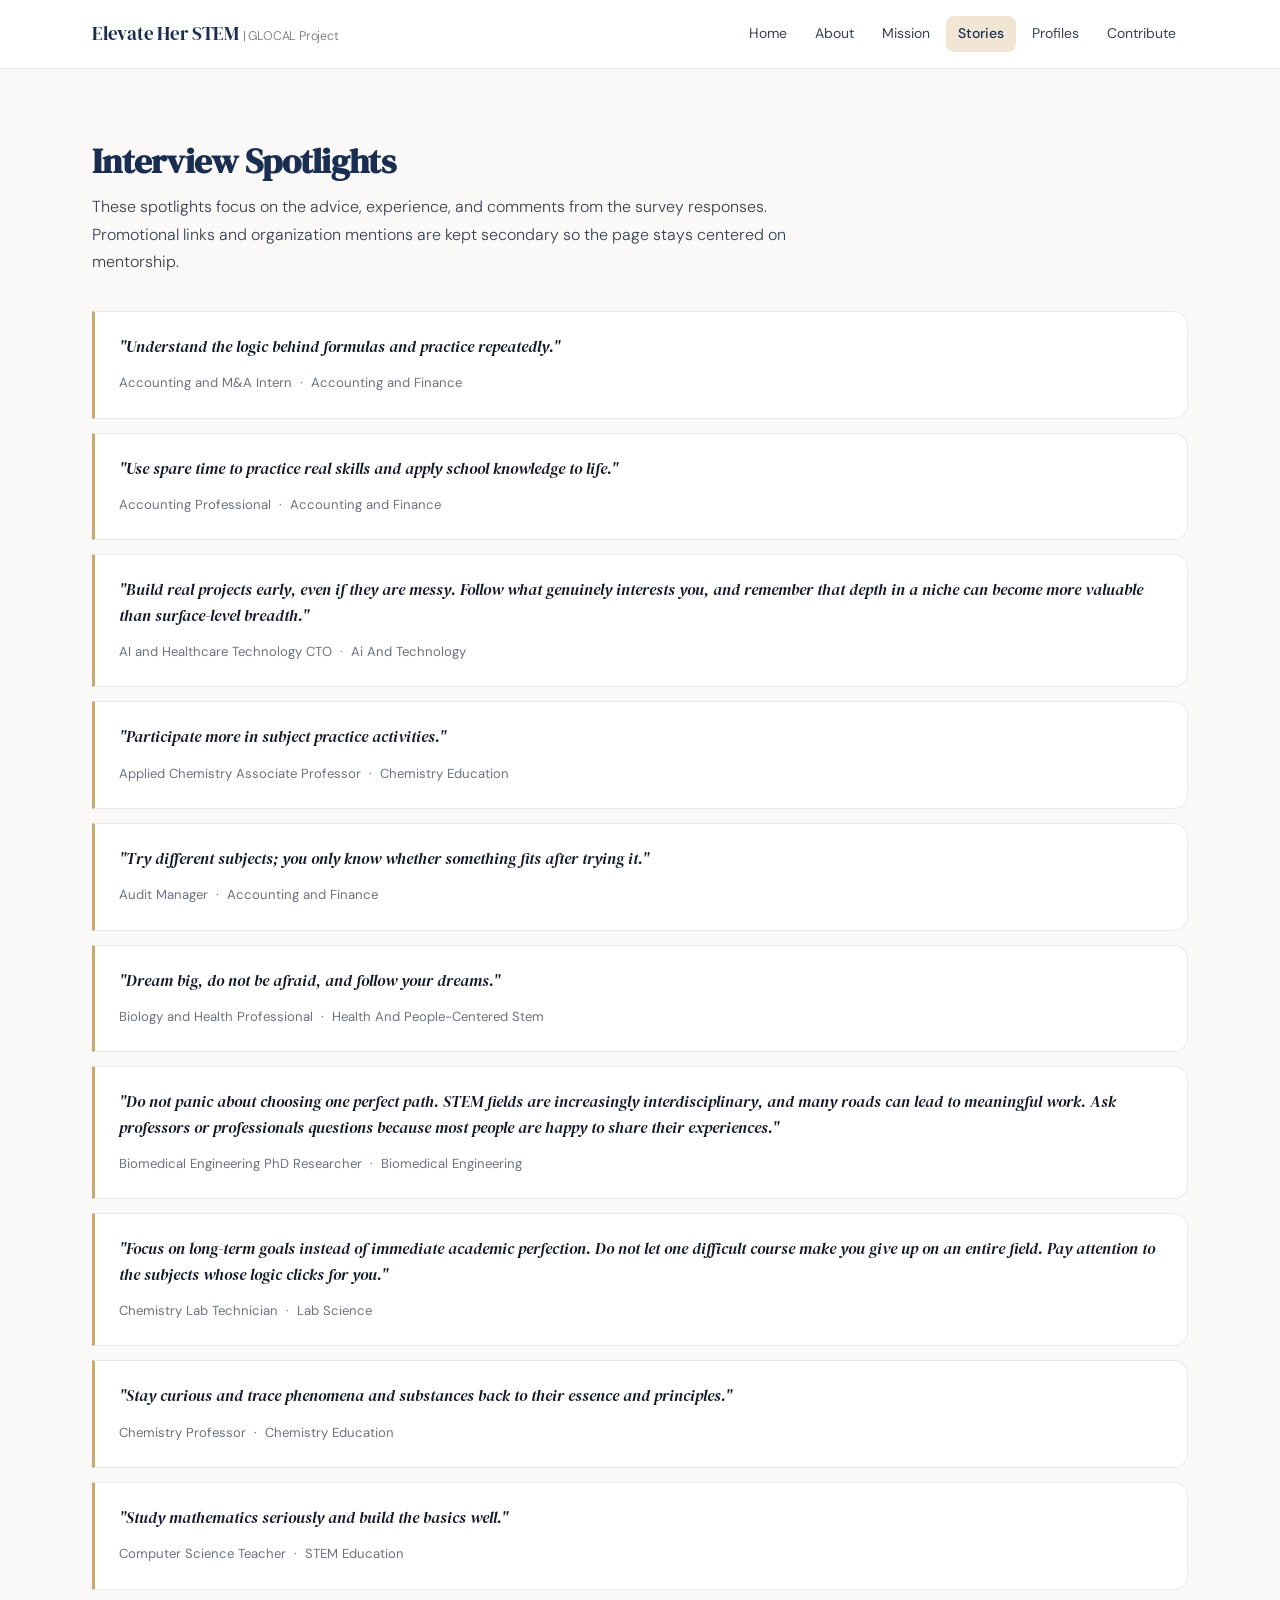
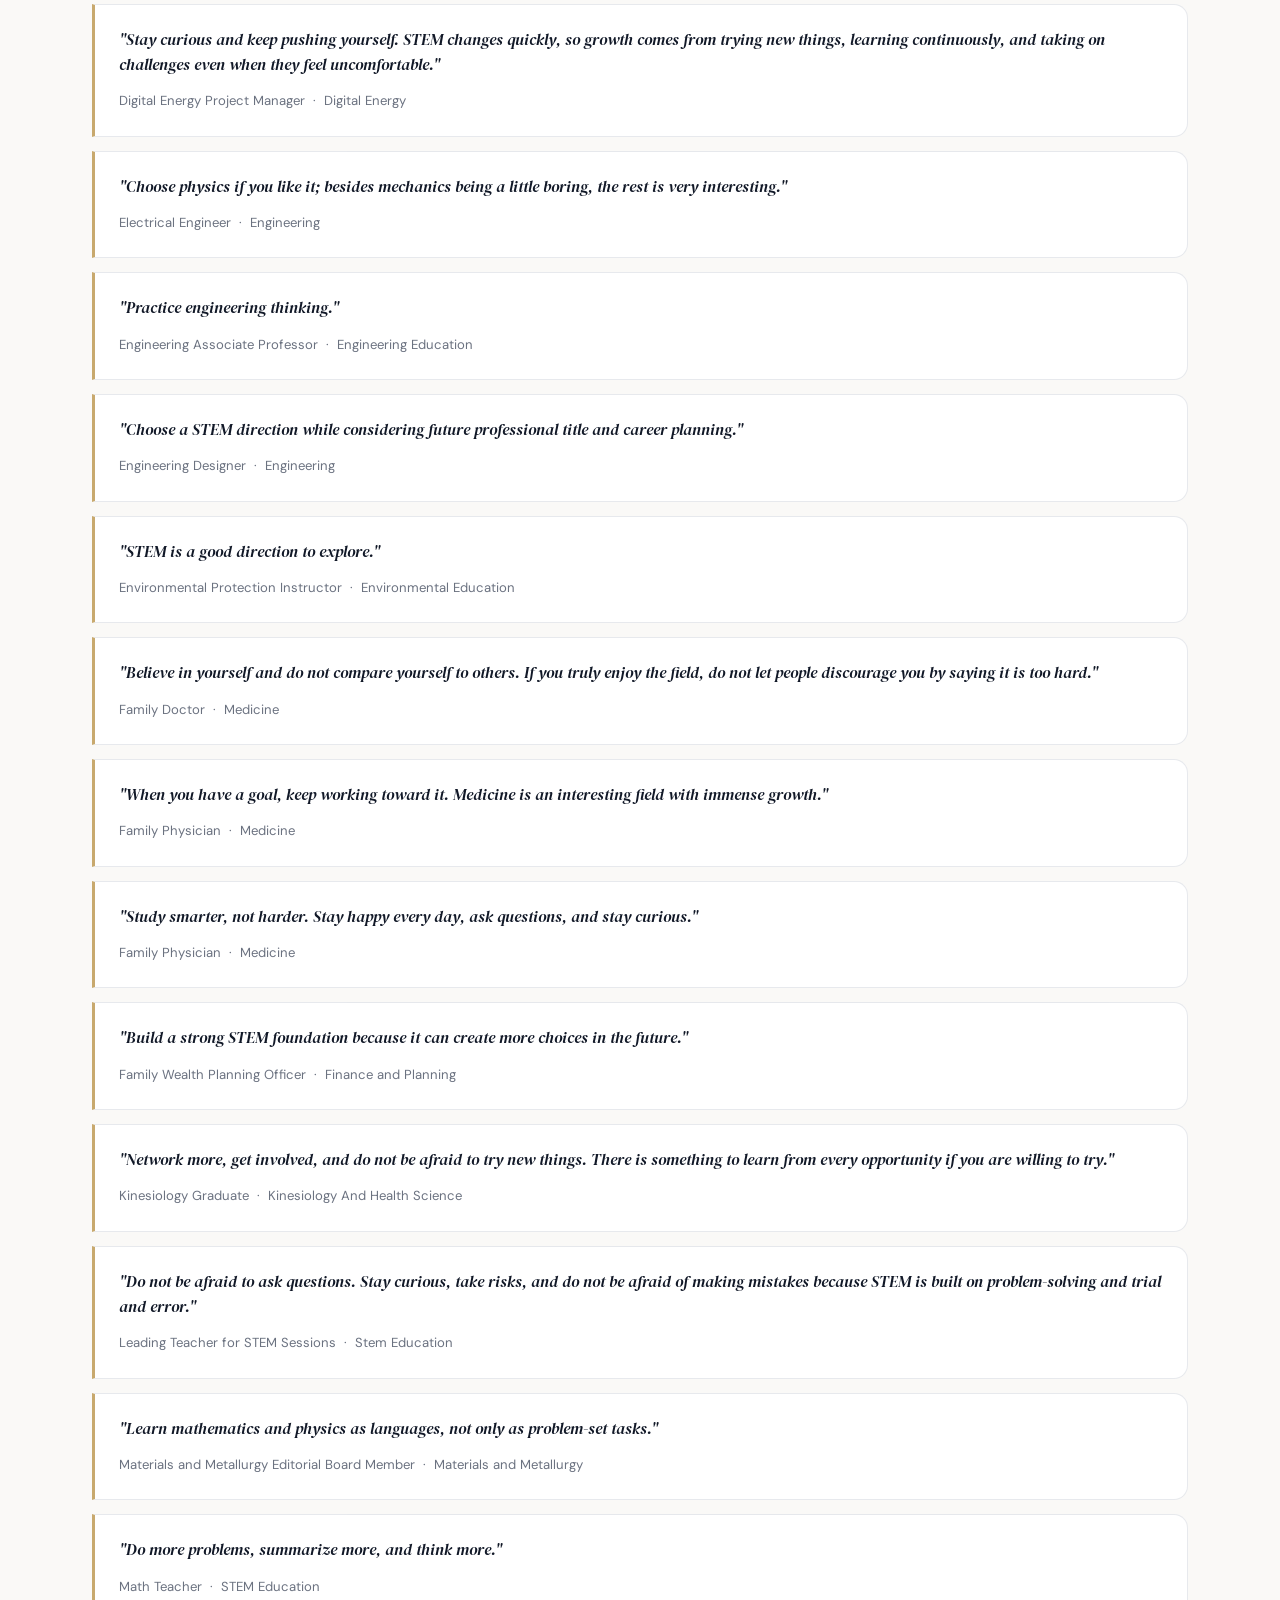
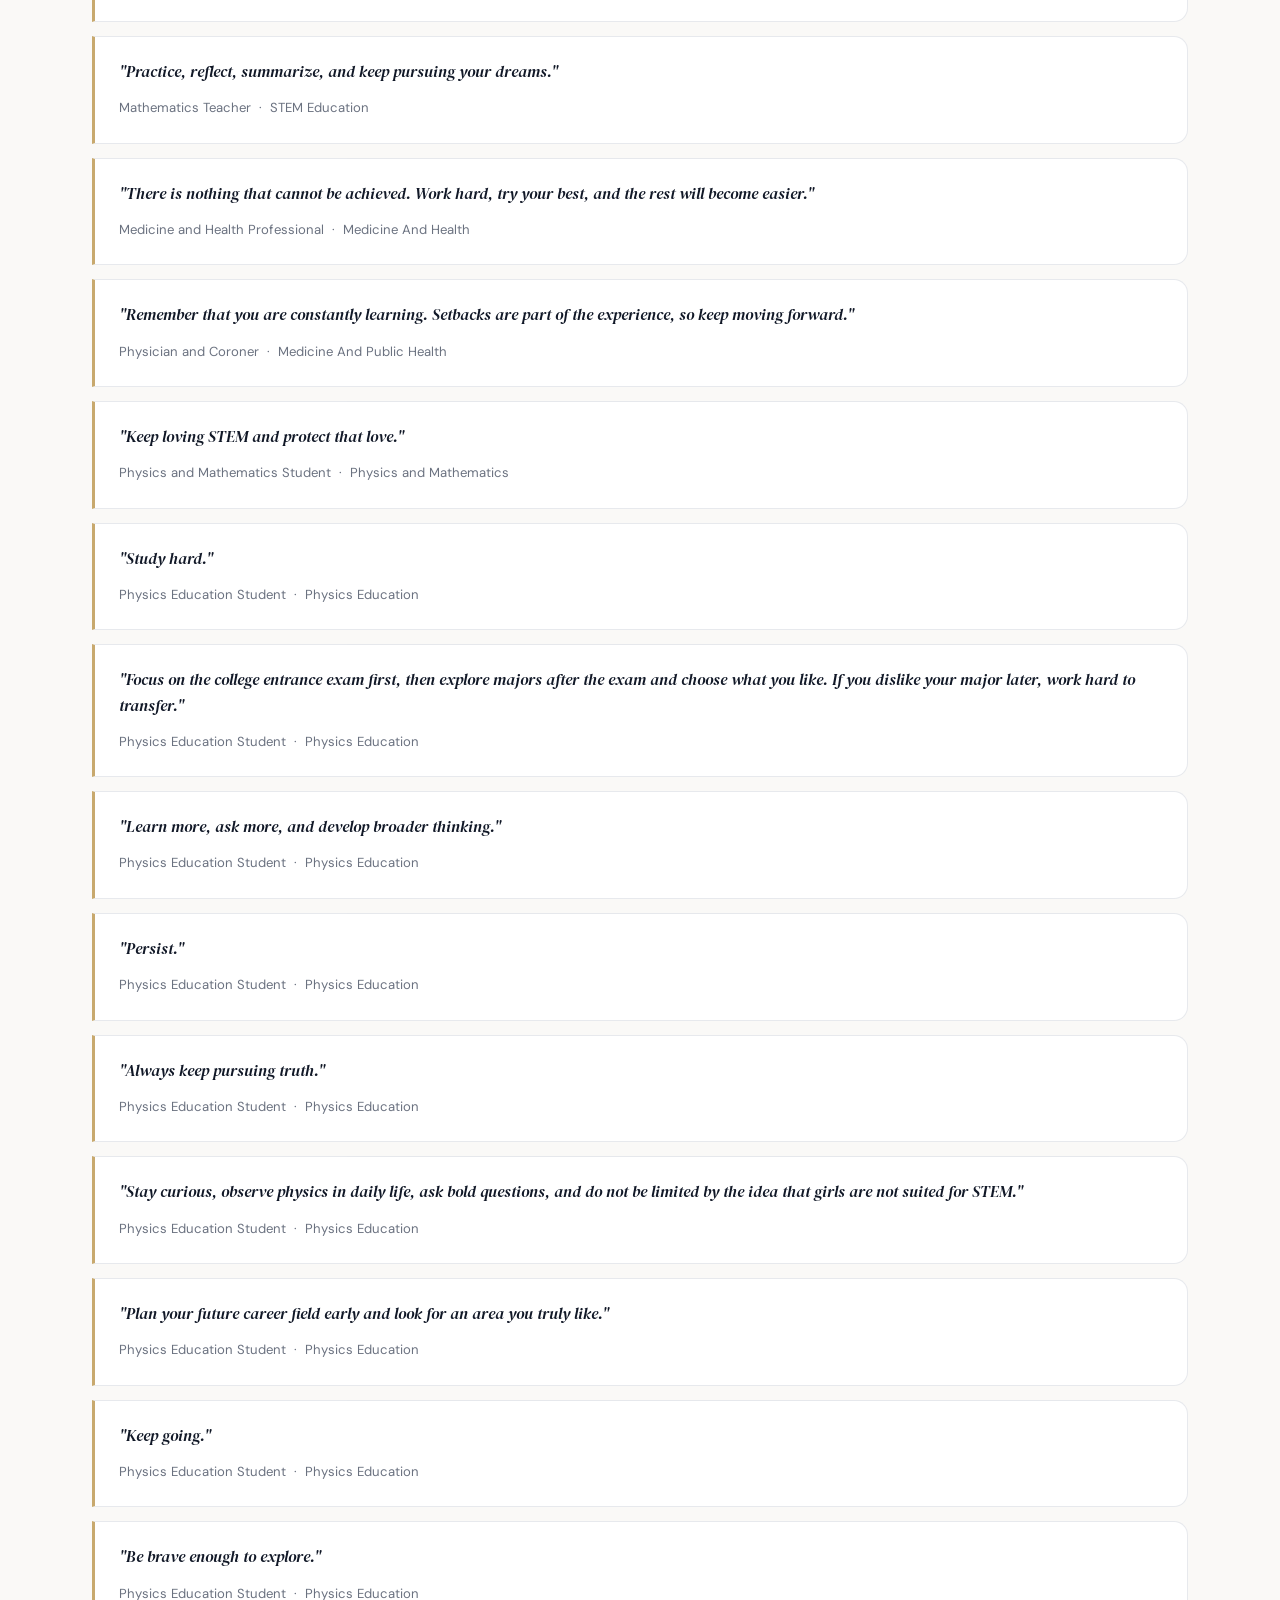
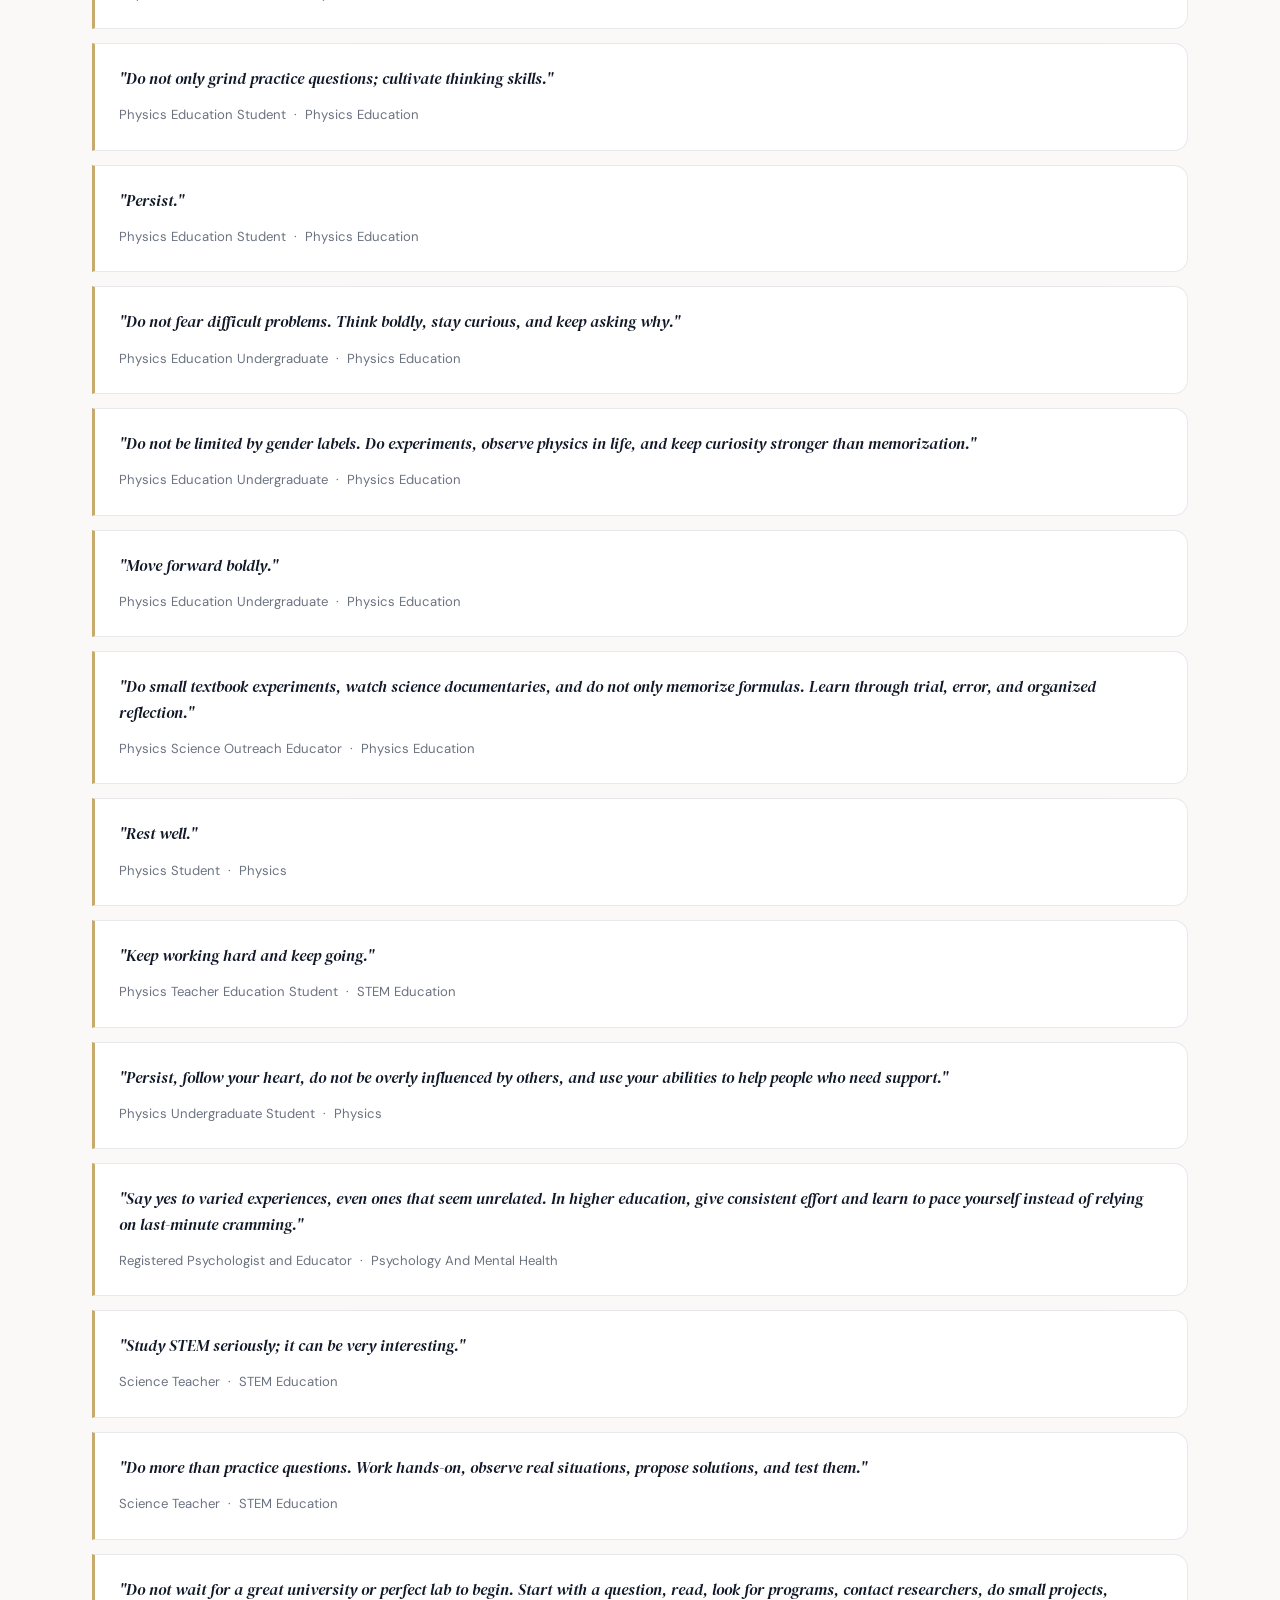
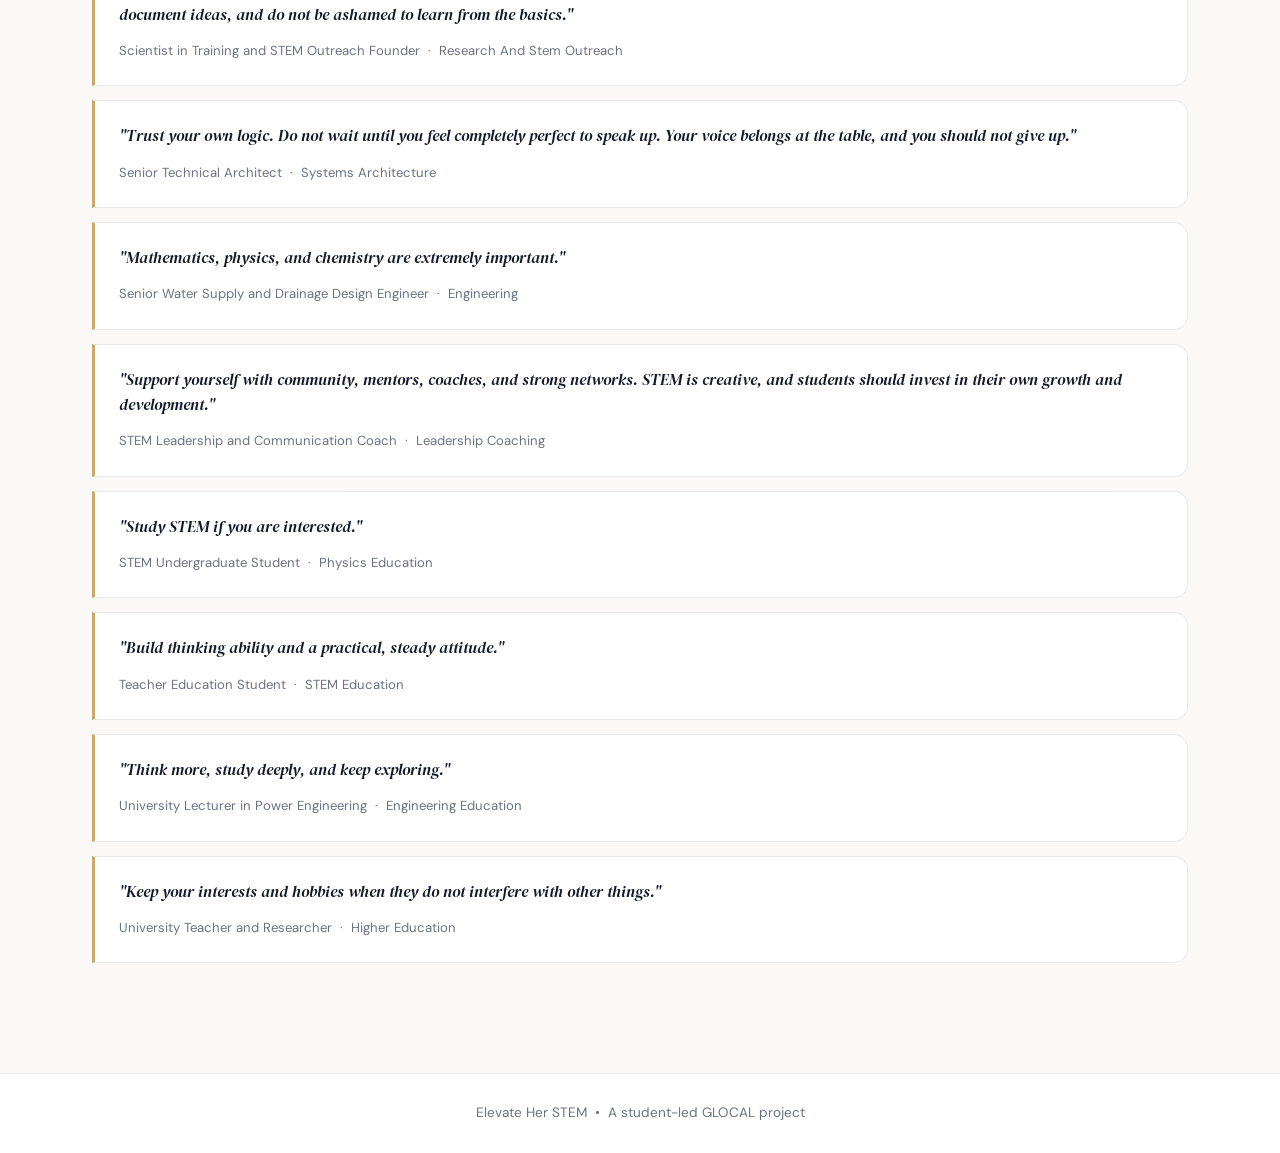
<file: stories.html>
<!DOCTYPE html>
<html lang="en">
<head>
  <meta charset="UTF-8" />
  <meta name="viewport" content="width=device-width, initial-scale=1.0" />
  <title>Stories | Elevate Her STEM</title>
  <link rel="preconnect" href="https://fonts.googleapis.com">
  <link rel="preconnect" href="https://fonts.gstatic.com" crossorigin>
  <link href="https://fonts.googleapis.com/css2?family=DM+Serif+Display:ital@0;1&family=DM+Sans:ital,opsz,wght@0,9..40,300;0,9..40,400;0,9..40,500;1,9..40,300&display=swap" rel="stylesheet">
  <link rel="stylesheet" href="styles.css" />
</head>
<body>
<header>
  <div class="nav-inner">
    <a class="logo" href="index.html">Elevate Her STEM <em>| GLOCAL Project</em></a>
    <nav>
      <ul>
        <li><a href="index.html" class="">Home</a></li>
        <li><a href="about.html" class="">About</a></li>
        <li><a href="mission.html" class="">Mission</a></li>
        <li><a href="stories.html" class="active">Stories</a></li>
        <li><a href="people.html" class="">Profiles</a></li>
        <li><a href="contribute.html" class="">Contribute</a></li>
      </ul>
    </nav>
  </div>
</header>
<main>

<section class="page">
  <div class="section-head">
    <h2>Interview Spotlights</h2>
    <p>These spotlights focus on the advice, experience, and comments from the survey responses. Promotional links and organization mentions are kept secondary so the page stays centered on mentorship.</p>
  </div>
  <div class="spotlight-grid" id="spotlightList"></div>
</section>
</main>

<script src="data.js"></script>
<script>
function escapeHTML(value) {
  return String(value || '').replace(/[&<>'"]/g, char => ({'&':'&amp;','<':'&lt;','>':'&gt;',"'":'&#039;','"':'&quot;'}[char]));
}
function bestAdvice(profile) {
  const direct = (profile.sections || []).find(section => section.label === 'Advice for students');
  if (direct && direct.text) return direct.text;
  return profile.takeaway || profile.summary || '';
}
document.getElementById('spotlightList').innerHTML = profiles.map(profile => {
  const advice = bestAdvice(profile);
  if (!advice) return '';
  return `<div class="quote-card"><p>"${escapeHTML(advice)}"</p><cite>${escapeHTML(profile.name)} &nbsp;·&nbsp; ${escapeHTML(profile.role)}</cite></div>`;
}).join('');
</script>

<footer><p>Elevate Her STEM &nbsp;•&nbsp; A student-led GLOCAL project</p></footer>
</body>
</html>
</file>
<file: styles.css>
*, *::before, *::after { margin: 0; padding: 0; box-sizing: border-box; }
:root {
  --navy: #1a2e52;
  --navy-mid: #264373;
  --navy-light: #3b5fa0;
  --accent: #c8a96e;
  --accent-light: #f0e6d3;
  --ink: #111827;
  --ink-mid: #374151;
  --ink-muted: #6b7280;
  --surface: #ffffff;
  --surface-warm: #faf9f7;
  --border: rgba(26,46,82,0.1);
  --border-mid: rgba(26,46,82,0.18);
  --radius-sm: 8px;
  --radius-md: 14px;
  --radius-lg: 22px;
  --radius-xl: 32px;
}
html { scroll-behavior: smooth; }
body { font-family: 'DM Sans', system-ui, -apple-system, BlinkMacSystemFont, sans-serif; background: var(--surface-warm); color: var(--ink); line-height: 1.65; overflow-x: hidden; }
header { background: rgba(255,255,255,0.92); border-bottom: 1px solid var(--border); position: sticky; top: 0; z-index: 100; backdrop-filter: blur(16px); }
.nav-inner { max-width: 1160px; margin: 0 auto; padding: 0 32px; display: flex; align-items: center; justify-content: space-between; min-height: 68px; gap: 24px; }
.logo { text-decoration: none; font-family: 'DM Serif Display', serif; font-size: 1.2rem; color: var(--navy); white-space: nowrap; letter-spacing: -0.01em; }
.logo em { font-style: normal; color: var(--ink-muted); font-family: 'DM Sans', sans-serif; font-size: 0.78rem; font-weight: 300; }
nav ul { list-style: none; display: flex; gap: 4px; flex-wrap: wrap; justify-content: flex-end; }
nav a { text-decoration: none; color: var(--ink-mid); font-size: 0.875rem; font-weight: 400; padding: 6px 12px; border-radius: var(--radius-sm); transition: all 0.2s ease; display: inline-block; }
nav a:hover { color: var(--navy); background: var(--accent-light); }
nav a.active { color: var(--navy); background: var(--accent-light); font-weight: 500; }
main { max-width: 1160px; margin: 0 auto; padding: 0 32px; }
.page { padding: 72px 0 96px; animation: fadeUp 0.55s cubic-bezier(0.22,1,0.36,1) forwards; }
@keyframes fadeUp { from { opacity:0; transform:translateY(20px); } to { opacity:1; transform:translateY(0); } }
.hero { background: var(--navy); border-radius: var(--radius-xl); padding: 80px 72px; margin-bottom: 28px; position: relative; overflow: hidden; color: white; }
.hero::before { content: ''; position: absolute; inset: 0; background: radial-gradient(ellipse 60% 80% at 90% 50%, rgba(200,169,110,0.15) 0%, transparent 70%); pointer-events: none; }
.hero::after { content: ''; position: absolute; right: -40px; top: -40px; width: 320px; height: 320px; border-radius: 50%; border: 1px solid rgba(200,169,110,0.2); pointer-events: none; }
.hero-eyebrow { display: inline-flex; align-items: center; gap: 8px; font-size: 0.75rem; font-weight: 500; letter-spacing: 1.8px; text-transform: uppercase; color: var(--accent); margin-bottom: 24px; }
.hero-eyebrow::before { content: ''; width: 24px; height: 1px; background: var(--accent); }
.hero h1 { font-family: 'DM Serif Display', serif; font-size: clamp(2rem, 4vw, 3.2rem); line-height: 1.1; letter-spacing: -0.02em; color: white; max-width: 780px; margin-bottom: 22px; }
.hero p { font-size: 1.05rem; font-weight: 300; color: rgba(255,255,255,0.75); max-width: 700px; margin-bottom: 36px; line-height: 1.7; }
.hero-actions { display: flex; gap: 12px; flex-wrap: wrap; }
.btn { display: inline-flex; align-items: center; gap: 8px; padding: 11px 22px; border-radius: var(--radius-md); font-family: 'DM Sans', sans-serif; font-size: 0.9rem; font-weight: 500; text-decoration: none; border: none; cursor: pointer; transition: all 0.22s ease; white-space: nowrap; }
.btn-primary { background: var(--accent); color: var(--navy); }
.btn-primary:hover { background: #d9b97e; transform: translateY(-2px); }
.btn-ghost { background: rgba(255,255,255,0.1); color: white; border: 1px solid rgba(255,255,255,0.2); }
.btn-ghost:hover { background: rgba(255,255,255,0.18); transform: translateY(-2px); }
.btn-outline { background: var(--surface); color: var(--navy); border: 1px solid var(--border-mid); }
.btn-outline:hover { border-color: var(--navy-light); background: var(--accent-light); transform: translateY(-2px); }
.btn-navy { background: var(--navy); color: white; }
.btn-navy:hover { background: var(--navy-mid); transform: translateY(-2px); }
.stats-row { display: grid; grid-template-columns: repeat(4,1fr); gap: 16px; margin-bottom: 28px; }
.stat-card { background: var(--surface); border: 1px solid var(--border); border-radius: var(--radius-lg); padding: 24px 20px; transition: transform 0.2s ease, box-shadow 0.2s ease; }
.stat-card:hover { transform: translateY(-3px); box-shadow: 0 12px 28px rgba(26,46,82,0.08); }
.stat-num { font-family: 'DM Serif Display', serif; font-size: 2.2rem; color: var(--navy); line-height: 1; margin-bottom: 8px; }
.stat-label { font-size: 0.85rem; color: var(--ink-muted); font-weight: 400; }
.split-grid { display: grid; grid-template-columns: 1.1fr 0.9fr; gap: 20px; }
.panel { background: var(--surface); border: 1px solid var(--border); border-radius: var(--radius-lg); padding: 36px; }
.panel h2, .share-box h3, .involved-box h2 { font-family: 'DM Serif Display', serif; color: var(--navy); line-height: 1.2; }
.panel h2 { font-size: 1.5rem; margin-bottom: 14px; }
.panel p { font-size: 0.95rem; color: var(--ink-mid); margin-bottom: 20px; line-height: 1.7; }
.panel ul { padding-left: 0; list-style: none; display: flex; flex-direction: column; gap: 10px; }
.panel ul li { font-size: 0.92rem; color: var(--ink-mid); padding-left: 20px; position: relative; line-height: 1.5; }
.panel ul li::before { content: '→'; position: absolute; left: 0; color: var(--accent); font-size: 0.85rem; }
.section-head { margin-bottom: 36px; }
.section-head h2 { font-family: 'DM Serif Display', serif; font-size: clamp(1.6rem, 3vw, 2.2rem); color: var(--navy); line-height: 1.15; letter-spacing: -0.02em; margin-bottom: 12px; }
.section-head p { font-size: 1rem; color: var(--ink-mid); max-width: 720px; font-weight: 300; line-height: 1.7; }
.card-grid { display: grid; grid-template-columns: repeat(auto-fit, minmax(240px, 1fr)); gap: 18px; }
.card { background: var(--surface); border: 1px solid var(--border); border-radius: var(--radius-lg); padding: 28px 24px; transition: all 0.22s ease; }
.card:hover { transform: translateY(-4px); box-shadow: 0 14px 32px rgba(26,46,82,0.08); border-color: var(--border-mid); }
.card-icon { width: 40px; height: 40px; background: var(--accent-light); border-radius: var(--radius-sm); display: flex; align-items: center; justify-content: center; margin-bottom: 16px; font-size: 1.2rem; }
.card h3 { font-size: 1rem; font-weight: 500; color: var(--ink); margin-bottom: 10px; }
.card p { font-size: 0.9rem; color: var(--ink-mid); line-height: 1.6; }
.quote-card { background: var(--surface); border: 1px solid var(--border); border-left: 3px solid var(--accent); border-radius: 0 var(--radius-md) var(--radius-md) 0; padding: 22px 24px; margin-bottom: 14px; transition: all 0.2s ease; }
.quote-card:hover { transform: translateX(4px); border-left-color: var(--navy); }
.quote-card p { font-family: 'DM Serif Display', serif; font-style: italic; font-size: 1.02rem; color: var(--ink); margin-bottom: 10px; line-height: 1.55; }
.quote-card cite { font-size: 0.82rem; color: var(--ink-muted); font-style: normal; }
.filter-row { display: grid; grid-template-columns: 1.8fr 1fr 1fr; gap: 12px; margin-bottom: 28px; }
.filter-row input, .filter-row select { width: 100%; padding: 11px 14px; border: 1px solid var(--border-mid); border-radius: var(--radius-md); background: var(--surface); font-family: 'DM Sans', sans-serif; font-size: 0.9rem; color: var(--ink-mid); transition: all 0.2s ease; }
.filter-row input:focus, .filter-row select:focus { outline: none; border-color: var(--navy-light); box-shadow: 0 0 0 3px rgba(26,46,82,0.08); }
.people-grid { display: grid; grid-template-columns: repeat(auto-fill, minmax(280px, 1fr)); gap: 18px; }
.person-card { display: block; text-decoration: none; color: inherit; background: var(--surface); border: 1px solid var(--border); border-radius: var(--radius-lg); padding: 26px 24px; cursor: pointer; transition: all 0.25s ease; position: relative; }
.person-card:hover { transform: translateY(-5px); box-shadow: 0 16px 36px rgba(26,46,82,0.1); border-color: var(--border-mid); }
.person-initials { width: 48px; height: 48px; background: var(--navy); color: white; border-radius: 50%; display: flex; align-items: center; justify-content: center; font-weight: 500; font-size: 0.9rem; margin-bottom: 14px; flex-shrink: 0; }
.person-name { font-size: 1.1rem; font-weight: 500; color: var(--ink); margin-bottom: 4px; }
.person-role { font-size: 0.85rem; color: var(--navy-light); font-weight: 500; margin-bottom: 4px; }
.person-field { font-size: 0.82rem; color: var(--ink-muted); margin-bottom: 14px; }
.person-summary { font-size: 0.9rem; color: var(--ink-mid); line-height: 1.55; margin-bottom: 16px; }
.tags { display: flex; gap: 6px; flex-wrap: wrap; }
.tag { background: var(--accent-light); color: var(--navy); font-size: 0.78rem; font-weight: 500; padding: 4px 10px; border-radius: 999px; }
.person-arrow { display: block; margin-top: 14px; font-size: 0.8rem; color: var(--ink-muted); transition: all 0.2s ease; }
.person-card:hover .person-arrow { color: var(--navy); transform: translateX(3px); }
.empty-msg { display: none; color: var(--ink-muted); font-size: 0.95rem; margin-top: 12px; }
.back-link { display: inline-flex; align-items: center; gap: 8px; color: var(--navy); font-weight: 500; font-size: 0.9rem; text-decoration: none; margin-bottom: 28px; transition: all 0.2s ease; }
.back-link:hover { transform: translateX(-3px); opacity: 0.7; }
.profile-layout { display: grid; grid-template-columns: 300px 1fr; gap: 20px; align-items: start; }
.profile-aside { background: var(--navy); color: white; border-radius: var(--radius-lg); padding: 32px 28px; position: sticky; top: 88px; }
.profile-initials-lg { width: 72px; height: 72px; background: rgba(200,169,110,0.25); color: var(--accent); border-radius: 50%; display: flex; align-items: center; justify-content: center; font-family: 'DM Serif Display', serif; font-size: 1.5rem; margin-bottom: 20px; }
.profile-name { font-family: 'DM Serif Display', serif; font-size: 1.6rem; color: white; margin-bottom: 6px; line-height: 1.2; }
.profile-role { font-size: 0.85rem; color: rgba(255,255,255,0.65); margin-bottom: 4px; }
.profile-field { font-size: 0.8rem; color: rgba(200,169,110,0.85); margin-bottom: 20px; }
.profile-aside .tags .tag { background: rgba(200,169,110,0.2); color: var(--accent); }
.profile-takeaway-label { font-size: 0.7rem; letter-spacing: 1.5px; text-transform: uppercase; color: rgba(255,255,255,0.45); margin-top: 24px; margin-bottom: 8px; }
.profile-takeaway { font-size: 0.9rem; color: rgba(255,255,255,0.8); line-height: 1.6; font-style: italic; font-family: 'DM Serif Display', serif; }
.profile-main { display: flex; flex-direction: column; gap: 16px; }
.profile-section { background: var(--surface); border: 1px solid var(--border); border-radius: var(--radius-lg); padding: 26px 28px; }
.profile-section-label { font-size: 0.72rem; font-weight: 500; letter-spacing: 1.5px; text-transform: uppercase; color: var(--accent); margin-bottom: 10px; }
.profile-section p { font-size: 0.95rem; color: var(--ink-mid); line-height: 1.7; white-space: pre-line; }
.share-box { background: var(--surface); border: 1px solid var(--border); border-radius: var(--radius-xl); padding: 48px; }
.share-box h3 { font-size: 1.6rem; margin-bottom: 12px; }
.share-box p { font-size: 0.95rem; color: var(--ink-mid); margin-bottom: 24px; max-width: 650px; line-height: 1.7; }
.form-embed { width: 100%; min-height: 720px; border: 1px solid var(--border); border-radius: var(--radius-lg); background: white; margin-top: 28px; }
.involved-box { background: var(--navy); border-radius: var(--radius-xl); padding: 64px 56px; color: white; }
.involved-box h2 { font-size: 2rem; color: white; margin-bottom: 16px; }
.involved-box p { font-size: 1rem; color: rgba(255,255,255,0.7); max-width: 680px; margin-bottom: 28px; line-height: 1.7; font-weight: 300; }
.soft-note { font-size: 0.85rem; color: rgba(255,255,255,0.45); margin-top: 16px; max-width: 620px; line-height: 1.6; }
footer { background: var(--surface); border-top: 1px solid var(--border); padding: 28px 32px; text-align: center; color: var(--ink-muted); font-size: 0.85rem; }
@media (max-width: 960px) { .split-grid, .profile-layout { grid-template-columns: 1fr; } .profile-aside { position: static; } .stats-row { grid-template-columns: repeat(2,1fr); } }
@media (max-width: 760px) { .nav-inner { align-items: flex-start; flex-direction: column; height: auto; padding: 16px 20px; } nav ul { justify-content: flex-start; } main { padding: 0 20px; } .hero { padding: 48px 28px; } .filter-row { grid-template-columns: 1fr; } .share-box, .involved-box { padding: 32px 24px; } }
@media (max-width: 520px) { .stats-row { grid-template-columns: 1fr; } }
</file>
